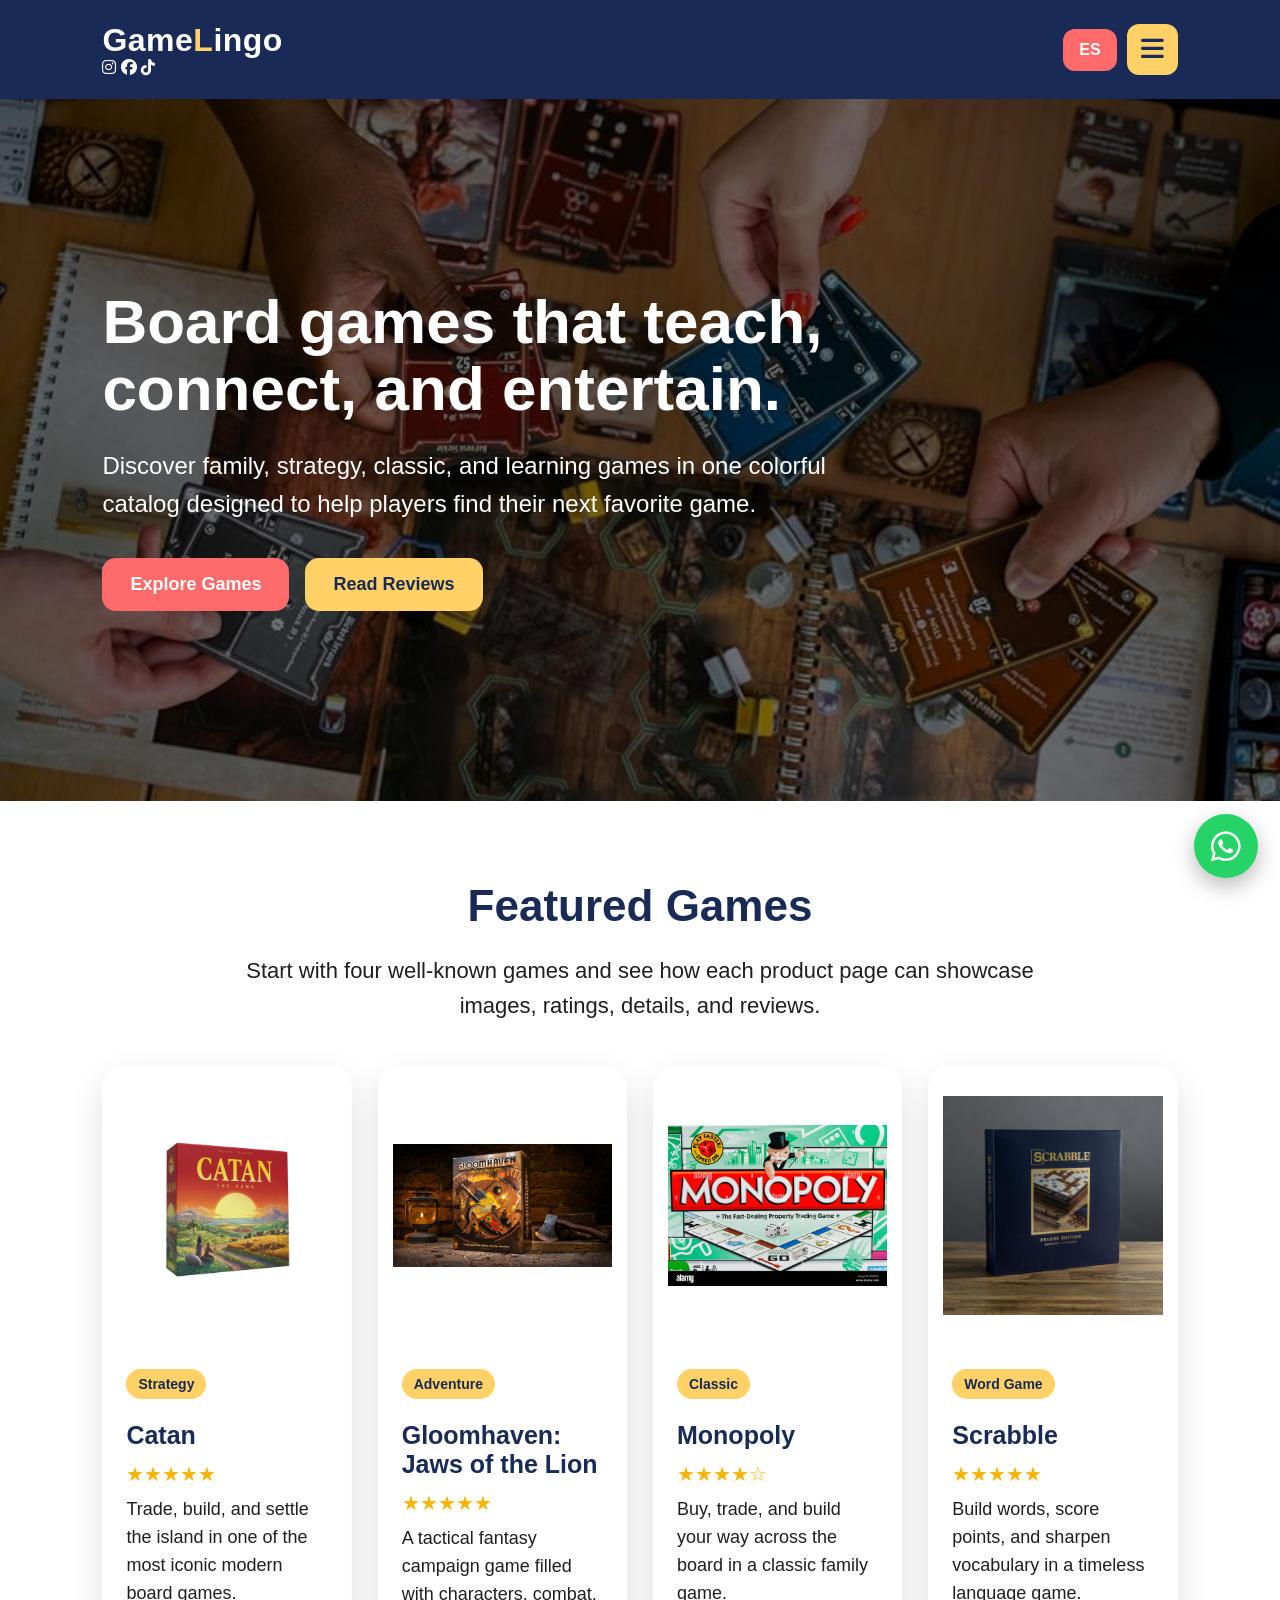
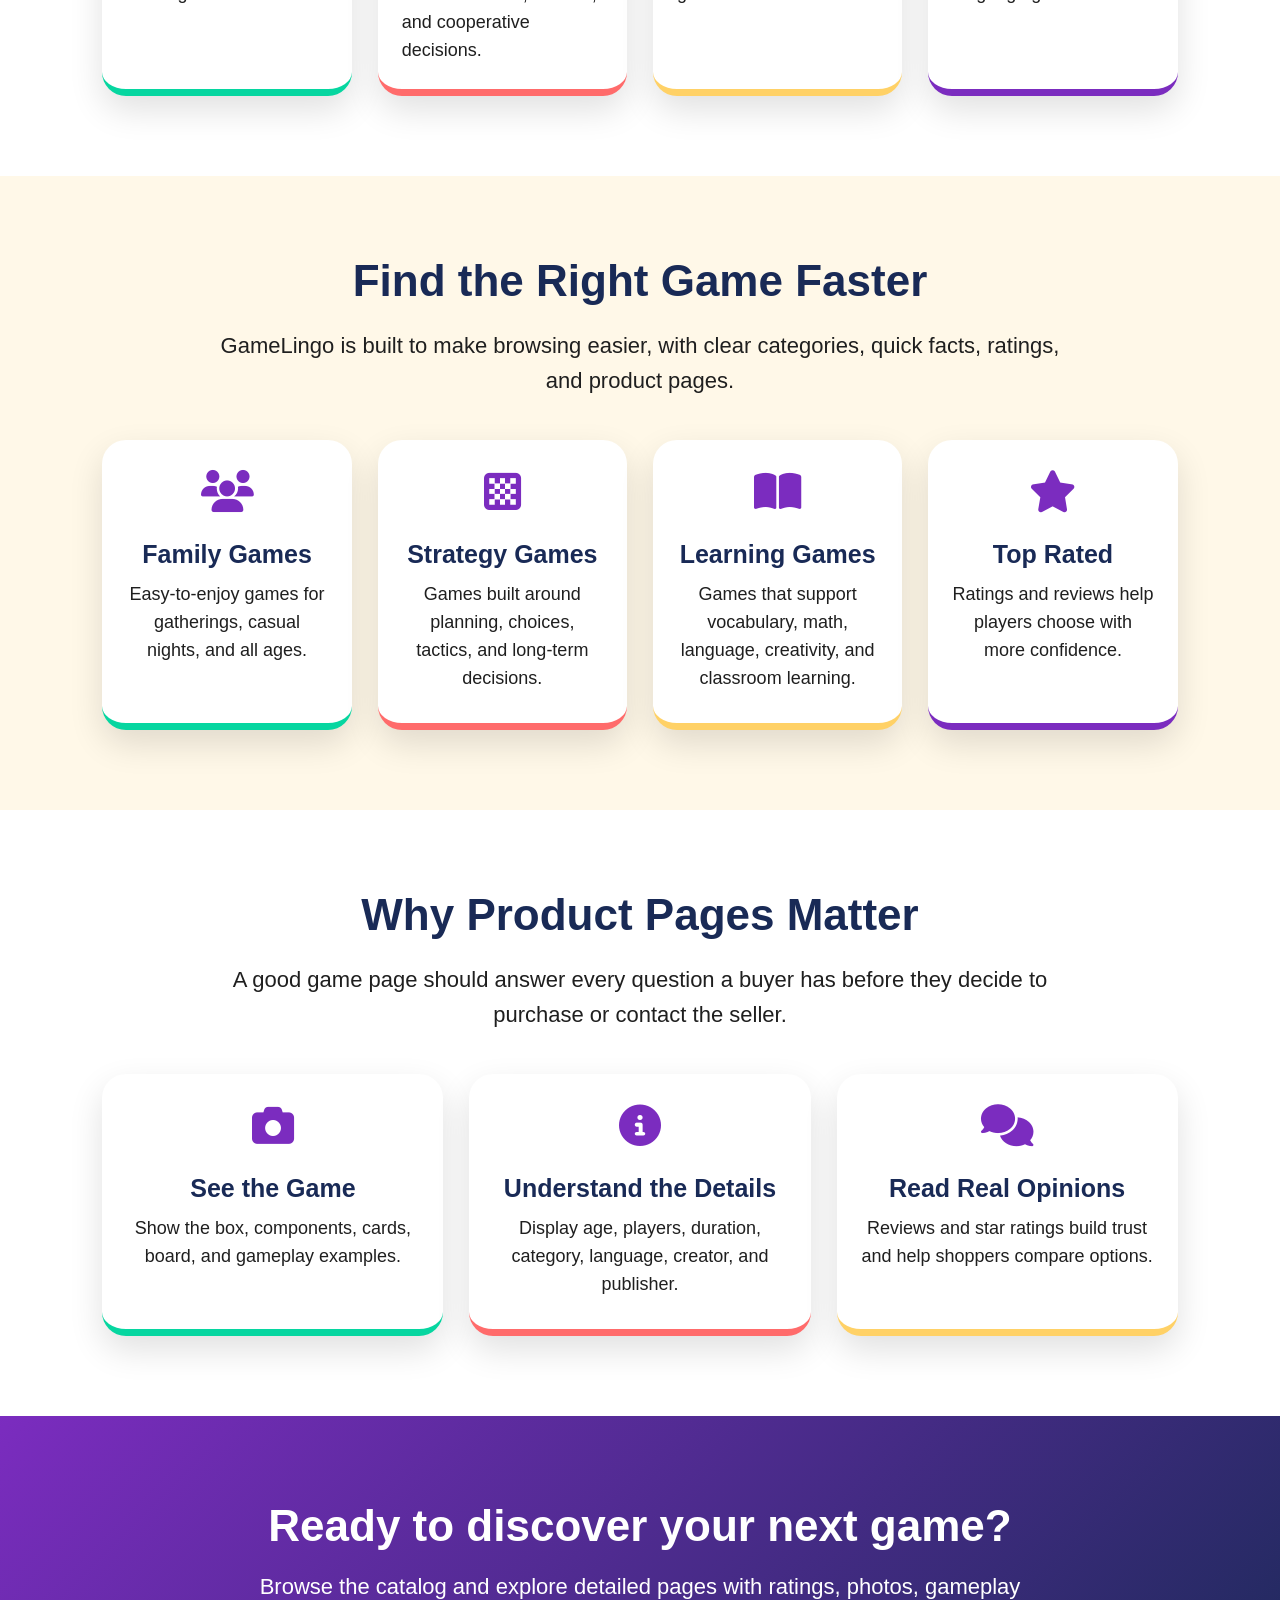
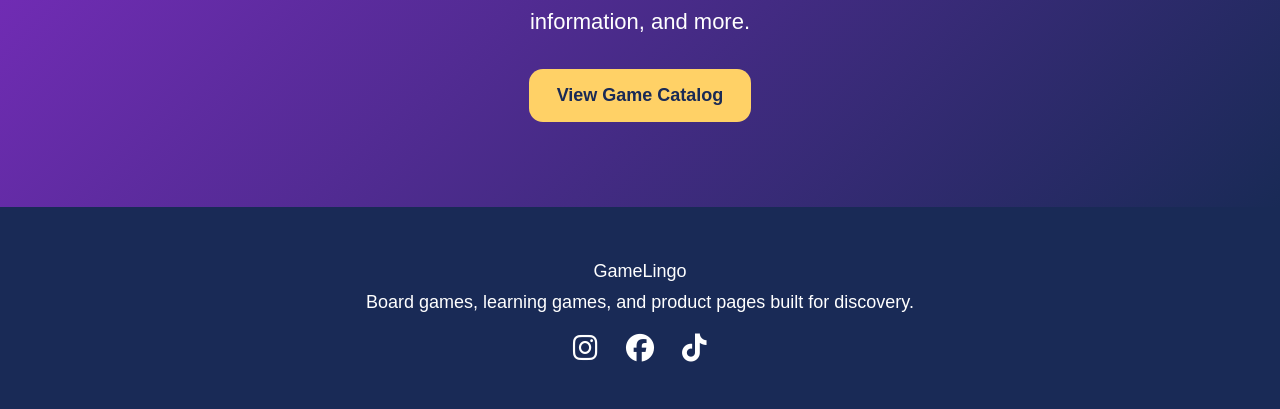
<file: index.html>
<!DOCTYPE html>
<html lang="en">
<head>

  <meta charset="UTF-8">
  <meta name="viewport" content="width=device-width, initial-scale=1.0">

  <title>GameLingo | Board Games & Learning Games</title>

  <link rel="stylesheet" href="style.css">

  <link rel="stylesheet"
  href="https://cdnjs.cloudflare.com/ajax/libs/font-awesome/6.5.1/css/all.min.css">

  <link rel="icon"
  href='data:image/svg+xml,<svg xmlns="http://www.w3.org/2000/svg" viewBox="0 0 100 100"><text y=".9em" font-size="90">🎲</text></svg>'>

</head>

<body>

<header>

  <nav>

    <div class="brand-area">

  <a href="index.html" class="logo">
    Game<span class="chip-letter">L</span>ingo
  </a>

  <div class="top-socials">
    <a href="#"><i class="fa-brands fa-instagram"></i></a>
    <a href="#"><i class="fa-brands fa-facebook"></i></a>
    <a href="#"><i class="fa-brands fa-tiktok"></i></a>
  </div>

</div>

    <div class="nav-actions">

      <button class="lang-toggle" id="languageButton" onclick="toggleLanguage()">ES</button>

      <button class="menu-toggle" onclick="toggleMenu()">
        <i class="fa-solid fa-bars"></i>
      </button>

    </div>

    <div class="nav-menu" id="navMenu">

      <a href="games.html"
         data-en="Games"
         data-es="Juegos">Games</a>

      <a href="reviews.html"
         data-en="Reviews"
         data-es="Reseñas">Reviews</a>

      <a href="about.html"
         data-en="About"
         data-es="Nosotros">About</a>

      <a href="contact.html"
         data-en="Contact"
         data-es="Contacto">Contact</a>

    </div>

  </nav>

</header>

<section class="hero hero-home">

  <div class="hero-content">

    <h1 data-en="Board games that teach, connect, and entertain."
        data-es="Juegos de mesa que enseñan, conectan y entretienen.">
      Board games that teach, connect, and entertain.
    </h1>

    <p data-en="Discover family, strategy, classic, and learning games in one colorful catalog designed to help players find their next favorite game."
       data-es="Descubre juegos familiares, de estrategia, clásicos y educativos en un catálogo colorido diseñado para ayudarte a encontrar tu próximo juego favorito.">
      Discover family, strategy, classic, and learning games in one colorful catalog designed to help players find their next favorite game.
    </p>

    <div class="btn-row">

      <a class="btn"
         href="games.html"
         data-en="Explore Games"
         data-es="Explorar Juegos">Explore Games</a>

      <a class="btn btn-secondary"
         href="reviews.html"
         data-en="Read Reviews"
         data-es="Ver Reseñas">Read Reviews</a>

    </div>

  </div>

</section>

<section class="section white">

  <h2 data-en="Featured Games"
      data-es="Juegos Destacados">
    Featured Games
  </h2>

  <p class="section-intro"
     data-en="Start with four well-known games and see how each product page can showcase images, ratings, details, and reviews."
     data-es="Comienza con cuatro juegos conocidos y mira cómo cada página puede mostrar imágenes, calificaciones, detalles y reseñas.">
    Start with four well-known games and see how each product page can showcase images, ratings, details, and reviews.
  </p>

  <div class="grid">

    <a href="game-catan.html" class="card game-card">

     <img src="images/CatanBoxFront.png" alt="Catan box front">

      <div class="game-card-content">

        <span class="badge"
              data-en="Strategy"
              data-es="Estrategia">Strategy</span>

        <h3>Catan</h3>

        <div class="stars">★★★★★</div>

        <p data-en="Trade, build, and settle the island in one of the most iconic modern board games."
           data-es="Intercambia, construye y coloniza la isla en uno de los juegos de mesa modernos más icónicos.">
          Trade, build, and settle the island in one of the most iconic modern board games.
        </p>

      </div>

    </a>

    <a href="game-gloomhaven.html" class="card game-card">

      <img src="images/GloomhavenBoxFront.jpeg" alt="Gloomhaven Jaws of the Lion box front">

      <div class="game-card-content">

        <span class="badge"
              data-en="Adventure"
              data-es="Aventura">Adventure</span>

        <h3>Gloomhaven: Jaws of the Lion</h3>

        <div class="stars">★★★★★</div>

        <p data-en="A tactical fantasy campaign game filled with characters, combat, and cooperative decisions."
           data-es="Un juego de campaña fantástica con tácticas, personajes, combate y decisiones cooperativas.">
          A tactical fantasy campaign game filled with characters, combat, and cooperative decisions.
        </p>

      </div>

    </a>

    <a href="game-monopoly.html" class="card game-card">

      <img src="images/MonopolyBoxFront.jpg" alt="Monopoly box front">

      <div class="game-card-content">

        <span class="badge"
              data-en="Classic"
              data-es="Clásico">Classic</span>

        <h3>Monopoly</h3>

        <div class="stars">★★★★☆</div>

        <p data-en="Buy, trade, and build your way across the board in a classic family game."
           data-es="Compra, negocia y construye tu camino por el tablero en un clásico juego familiar.">
          Buy, trade, and build your way across the board in a classic family game.
        </p>

      </div>

    </a>

    <a href="game-scrabble.html" class="card game-card">

      <img src="images/ScrabbleBoxFront.jpg" alt="Scrabble box front">

      <div class="game-card-content">

        <span class="badge"
              data-en="Word Game"
              data-es="Palabras">Word Game</span>

        <h3>Scrabble</h3>

        <div class="stars">★★★★★</div>

        <p data-en="Build words, score points, and sharpen vocabulary in a timeless language game."
           data-es="Forma palabras, suma puntos y mejora tu vocabulario en un juego de lenguaje clásico.">
          Build words, score points, and sharpen vocabulary in a timeless language game.
        </p>

      </div>

    </a>

  </div>

</section>

<section class="section">

  <h2 data-en="Find the Right Game Faster"
      data-es="Encuentra el Juego Ideal Más Rápido">
    Find the Right Game Faster
  </h2>

  <p class="section-intro"
     data-en="GameLingo is built to make browsing easier, with clear categories, quick facts, ratings, and product pages."
     data-es="GameLingo está diseñado para facilitar la búsqueda con categorías claras, datos rápidos, calificaciones y páginas individuales para cada producto.">
    GameLingo is built to make browsing easier, with clear categories, quick facts, ratings, and product pages.
  </p>

  <div class="grid grid-4">

    <div class="card">

      <i class="fa-solid fa-users"></i>

      <h3 data-en="Family Games"
          data-es="Juegos Familiares">Family Games</h3>

      <p data-en="Easy-to-enjoy games for gatherings, casual nights, and all ages."
         data-es="Juegos fáciles de disfrutar para reuniones, noches casuales y diferentes edades.">
        Easy-to-enjoy games for gatherings, casual nights, and all ages.
      </p>

    </div>

    <div class="card">

      <i class="fa-solid fa-chess-board"></i>

      <h3 data-en="Strategy Games"
          data-es="Juegos de Estrategia">Strategy Games</h3>

      <p data-en="Games built around planning, choices, tactics, and long-term decisions."
         data-es="Juegos basados en planificación, decisiones, tácticas y estrategia a largo plazo.">
        Games built around planning, choices, tactics, and long-term decisions.
      </p>

    </div>

    <div class="card">

      <i class="fa-solid fa-book-open"></i>

      <h3 data-en="Learning Games"
          data-es="Juegos Educativos">Learning Games</h3>

      <p data-en="Games that support vocabulary, math, language, creativity, and classroom learning."
         data-es="Juegos que apoyan vocabulario, matemáticas, idiomas, creatividad y aprendizaje en clase.">
        Games that support vocabulary, math, language, creativity, and classroom learning.
      </p>

    </div>

    <div class="card">

      <i class="fa-solid fa-star"></i>

      <h3 data-en="Top Rated"
          data-es="Mejor Calificados">Top Rated</h3>

      <p data-en="Ratings and reviews help players choose with more confidence."
         data-es="Las calificaciones y reseñas ayudan a elegir con más confianza.">
        Ratings and reviews help players choose with more confidence.
      </p>

    </div>

  </div>

</section>

<section class="section white">

  <h2 data-en="Why Product Pages Matter"
      data-es="Por Qué Importan las Páginas de Producto">
    Why Product Pages Matter
  </h2>

  <p class="section-intro"
     data-en="A good game page should answer every question a buyer has before they decide to purchase or contact the seller."
     data-es="Una buena página de juego debe responder las preguntas principales antes de que alguien decida comprar o contactar al vendedor.">
    A good game page should answer every question a buyer has before they decide to purchase or contact the seller.
  </p>

  <div class="grid grid-3">

    <div class="card">

      <i class="fa-solid fa-camera"></i>

      <h3 data-en="See the Game"
          data-es="Ver el Juego">See the Game</h3>

      <p data-en="Show the box, components, cards, board, and gameplay examples."
         data-es="Muestra la caja, componentes, cartas, tablero y ejemplos de juego.">
        Show the box, components, cards, board, and gameplay examples.
      </p>

    </div>

    <div class="card">

      <i class="fa-solid fa-circle-info"></i>

      <h3 data-en="Understand the Details"
          data-es="Entender los Detalles">Understand the Details</h3>

      <p data-en="Display age, players, duration, category, language, creator, and publisher."
         data-es="Muestra edad, jugadores, duración, categoría, idioma, creador y editorial.">
        Display age, players, duration, category, language, creator, and publisher.
      </p>

    </div>

    <div class="card">

      <i class="fa-solid fa-comments"></i>

      <h3 data-en="Read Real Opinions"
          data-es="Leer Opiniones">Read Real Opinions</h3>

      <p data-en="Reviews and star ratings build trust and help shoppers compare options."
         data-es="Las reseñas y calificaciones generan confianza y ayudan a comparar opciones.">
        Reviews and star ratings build trust and help shoppers compare options.
      </p>

    </div>

  </div>

</section>

<section class="cta-section">

  <h2 data-en="Ready to discover your next game?"
      data-es="¿Listo para descubrir tu próximo juego?">
    Ready to discover your next game?
  </h2>

  <p data-en="Browse the catalog and explore detailed pages with ratings, photos, gameplay information, and more."
     data-es="Explora el catálogo y revisa páginas detalladas con calificaciones, fotos, información de juego y más.">
    Browse the catalog and explore detailed pages with ratings, photos, gameplay information, and more.
  </p>

  <a class="btn btn-secondary"
     href="games.html"
     data-en="View Game Catalog"
     data-es="Ver Catálogo de Juegos">View Game Catalog</a>

</section>

<footer>

  <p>GameLingo</p>

  <p data-en="Board games, learning games, and product pages built for discovery."
     data-es="Juegos de mesa, juegos educativos y páginas de producto diseñadas para descubrir.">
    Board games, learning games, and product pages built for discovery.
  </p>

  <div class="footer-socials">

    <a href="#"><i class="fa-brands fa-instagram"></i></a>
    <a href="#"><i class="fa-brands fa-facebook"></i></a>
    <a href="#"><i class="fa-brands fa-tiktok"></i></a>

  </div>

</footer>

<a class="floating-whatsapp" href="#">
  <i class="fa-brands fa-whatsapp"></i>
</a>

<script src="script.js"></script>

</body>
</html>
</file>
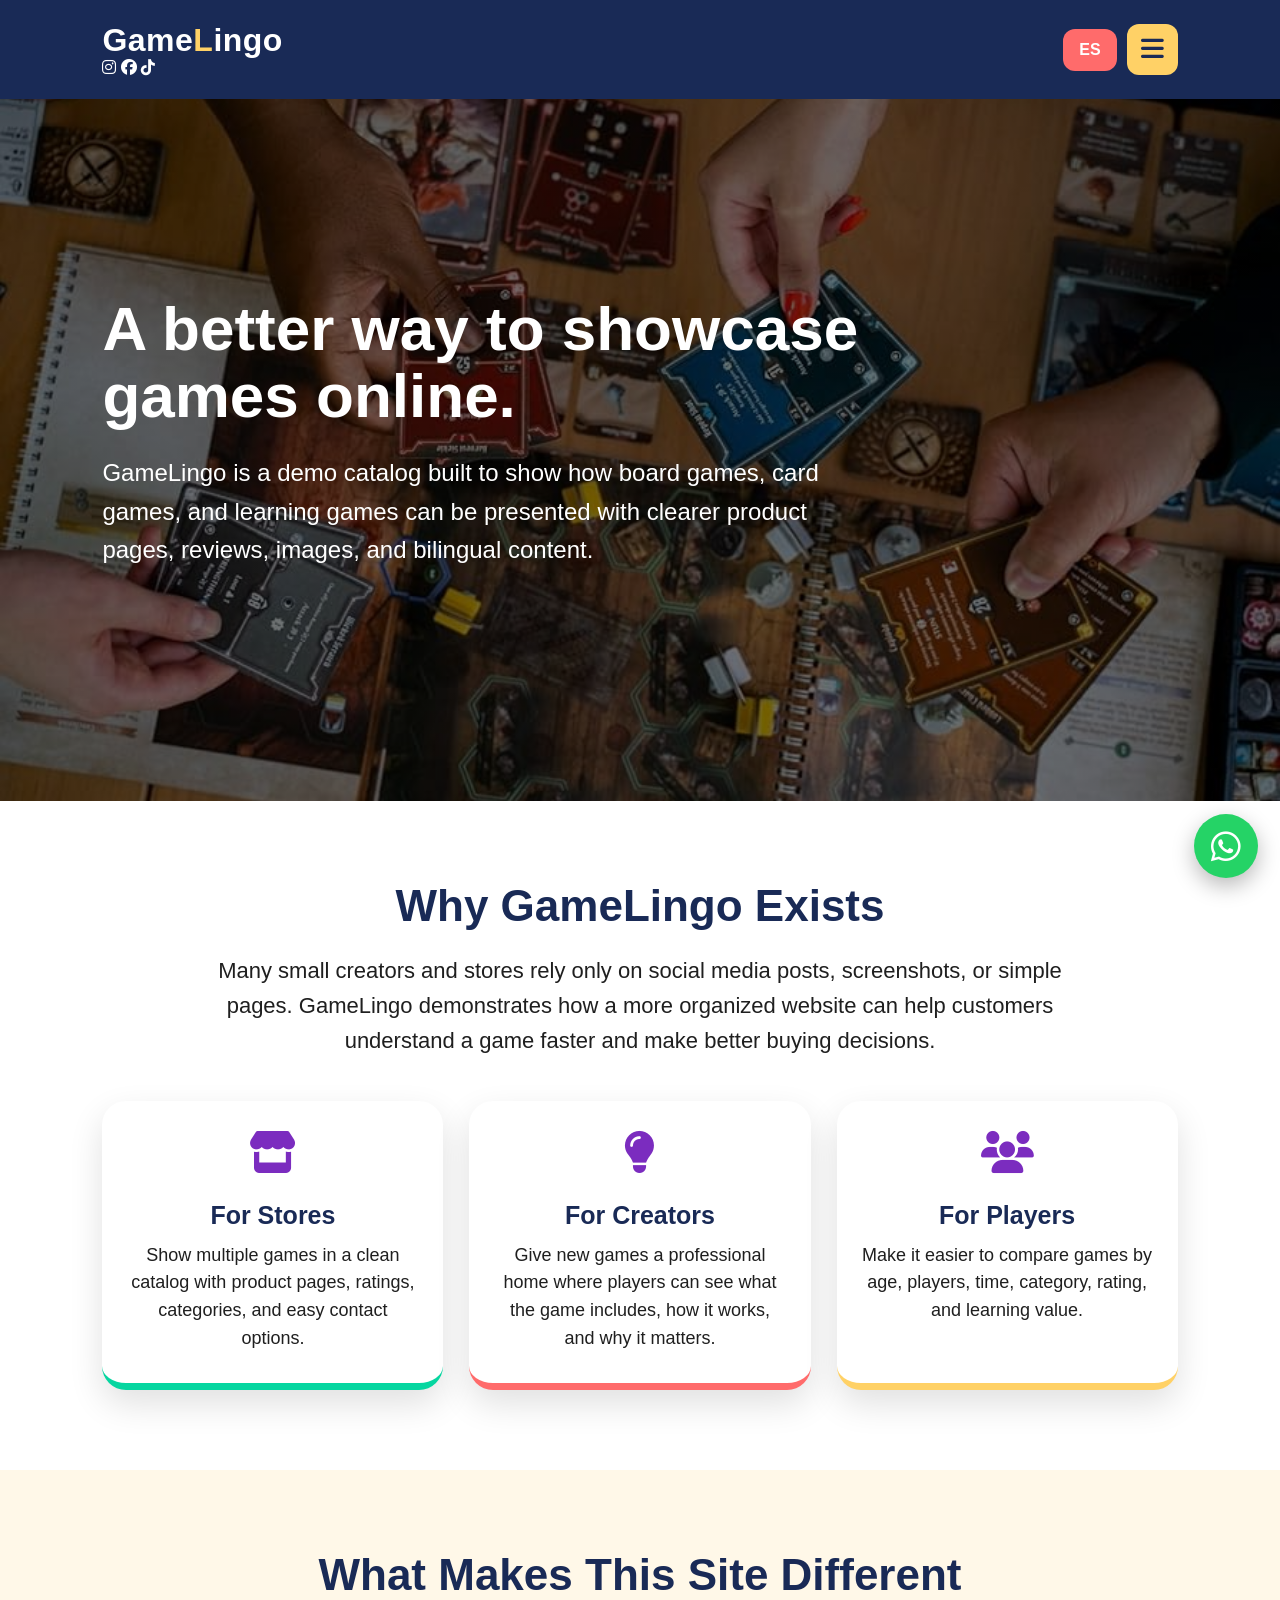
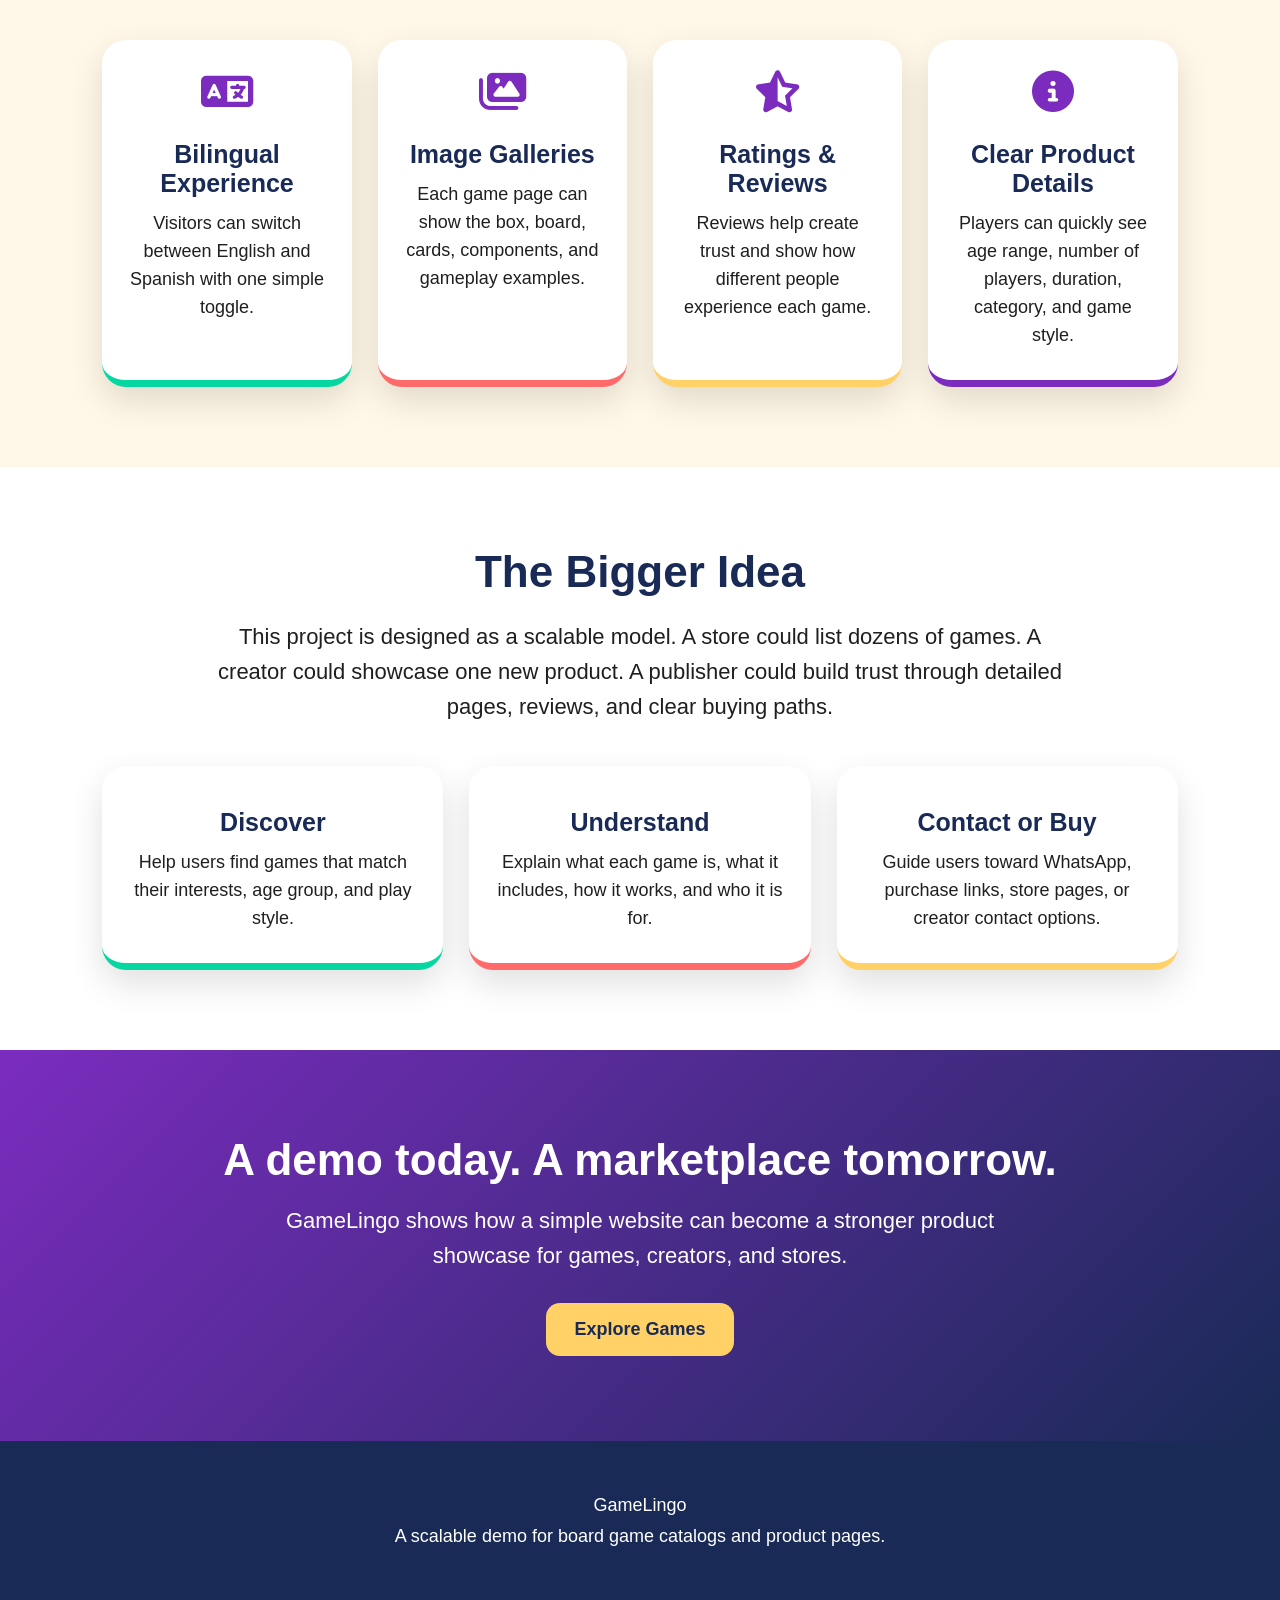
<file: about.html>
<!DOCTYPE html>
<html lang="en">
<head>

  <meta charset="UTF-8">
  <meta name="viewport" content="width=device-width, initial-scale=1.0">

  <title>About | GameLingo</title>

  <link rel="stylesheet" href="style.css">

  <link rel="stylesheet"
  href="https://cdnjs.cloudflare.com/ajax/libs/font-awesome/6.5.1/css/all.min.css">

  <link rel="icon"
  href='data:image/svg+xml,<svg xmlns="http://www.w3.org/2000/svg" viewBox="0 0 100 100"><text y=".9em" font-size="90">🎲</text></svg>'>

</head>

<body>

<header>

  <nav>

   <div class="brand-area">

  <a href="index.html" class="logo">
    Game<span class="chip-letter">L</span>ingo
  </a>

  <div class="top-socials">
    <a href="#"><i class="fa-brands fa-instagram"></i></a>
    <a href="#"><i class="fa-brands fa-facebook"></i></a>
    <a href="#"><i class="fa-brands fa-tiktok"></i></a>
  </div>

</div>

    <div class="nav-actions">

      <button class="lang-toggle" id="languageButton" onclick="toggleLanguage()">ES</button>

      <button class="menu-toggle" onclick="toggleMenu()">
        <i class="fa-solid fa-bars"></i>
      </button>

    </div>

    <div class="nav-menu" id="navMenu">

      <a href="games.html" data-en="Games" data-es="Juegos">Games</a>
      <a href="reviews.html" data-en="Reviews" data-es="Reseñas">Reviews</a>
      <a href="about.html" data-en="About" data-es="Nosotros">About</a>
      <a href="contact.html" data-en="Contact" data-es="Contacto">Contact</a>

    </div>

  </nav>

</header>

<section class="hero hero-about">

  <div class="hero-content">

    <h1 data-en="A better way to showcase games online."
        data-es="Una mejor forma de mostrar juegos en internet.">
      A better way to showcase games online.
    </h1>

    <p data-en="GameLingo is a demo catalog built to show how board games, card games, and learning games can be presented with clearer product pages, reviews, images, and bilingual content."
       data-es="GameLingo es un catálogo demo creado para mostrar cómo los juegos de mesa, cartas y juegos educativos pueden presentarse con páginas más claras, reseñas, imágenes y contenido bilingüe.">
      GameLingo is a demo catalog built to show how board games, card games, and learning games can be presented with clearer product pages, reviews, images, and bilingual content.
    </p>

  </div>

</section>

<section class="section white">

  <h2 data-en="Why GameLingo Exists"
      data-es="Por Qué Existe GameLingo">
    Why GameLingo Exists
  </h2>

  <p class="section-intro"
     data-en="Many small creators and stores rely only on social media posts, screenshots, or simple pages. GameLingo demonstrates how a more organized website can help customers understand a game faster and make better buying decisions."
     data-es="Muchos creadores y tiendas pequeñas dependen solo de redes sociales, capturas o páginas simples. GameLingo demuestra cómo un sitio más organizado puede ayudar a los clientes a entender un juego más rápido y tomar mejores decisiones de compra.">
    Many small creators and stores rely only on social media posts, screenshots, or simple pages. GameLingo demonstrates how a more organized website can help customers understand a game faster and make better buying decisions.
  </p>

  <div class="grid grid-3">

    <div class="card">

      <i class="fa-solid fa-store"></i>

      <h3 data-en="For Stores"
          data-es="Para Tiendas">
        For Stores
      </h3>

      <p data-en="Show multiple games in a clean catalog with product pages, ratings, categories, and easy contact options."
         data-es="Muestra varios juegos en un catálogo limpio con páginas de producto, calificaciones, categorías y opciones fáciles de contacto.">
        Show multiple games in a clean catalog with product pages, ratings, categories, and easy contact options.
      </p>

    </div>

    <div class="card">

      <i class="fa-solid fa-lightbulb"></i>

      <h3 data-en="For Creators"
          data-es="Para Creadores">
        For Creators
      </h3>

      <p data-en="Give new games a professional home where players can see what the game includes, how it works, and why it matters."
         data-es="Dale a nuevos juegos un espacio profesional donde los jugadores puedan ver qué incluye, cómo funciona y por qué vale la pena.">
        Give new games a professional home where players can see what the game includes, how it works, and why it matters.
      </p>

    </div>

    <div class="card">

      <i class="fa-solid fa-users"></i>

      <h3 data-en="For Players"
          data-es="Para Jugadores">
        For Players
      </h3>

      <p data-en="Make it easier to compare games by age, players, time, category, rating, and learning value."
         data-es="Facilita comparar juegos por edad, jugadores, duración, categoría, calificación y valor educativo.">
        Make it easier to compare games by age, players, time, category, rating, and learning value.
      </p>

    </div>

  </div>

</section>

<section class="section">

  <h2 data-en="What Makes This Site Different"
      data-es="Qué Hace Diferente Este Sitio">
    What Makes This Site Different
  </h2>

  <div class="grid">

    <div class="card">

      <i class="fa-solid fa-language"></i>

      <h3 data-en="Bilingual Experience"
          data-es="Experiencia Bilingüe">
        Bilingual Experience
      </h3>

      <p data-en="Visitors can switch between English and Spanish with one simple toggle."
         data-es="Los visitantes pueden cambiar entre inglés y español con un botón sencillo.">
        Visitors can switch between English and Spanish with one simple toggle.
      </p>

    </div>

    <div class="card">

      <i class="fa-solid fa-images"></i>

      <h3 data-en="Image Galleries"
          data-es="Galerías de Imágenes">
        Image Galleries
      </h3>

      <p data-en="Each game page can show the box, board, cards, components, and gameplay examples."
         data-es="Cada página puede mostrar la caja, tablero, cartas, componentes y ejemplos de juego.">
        Each game page can show the box, board, cards, components, and gameplay examples.
      </p>

    </div>

    <div class="card">

      <i class="fa-solid fa-star-half-stroke"></i>

      <h3 data-en="Ratings & Reviews"
          data-es="Calificaciones y Reseñas">
        Ratings & Reviews
      </h3>

      <p data-en="Reviews help create trust and show how different people experience each game."
         data-es="Las reseñas ayudan a generar confianza y mostrar cómo diferentes personas viven cada juego.">
        Reviews help create trust and show how different people experience each game.
      </p>

    </div>

    <div class="card">

      <i class="fa-solid fa-circle-info"></i>

      <h3 data-en="Clear Product Details"
          data-es="Detalles Claros">
        Clear Product Details
      </h3>

      <p data-en="Players can quickly see age range, number of players, duration, category, and game style."
         data-es="Los jugadores pueden ver rápidamente edad, número de jugadores, duración, categoría y estilo de juego.">
        Players can quickly see age range, number of players, duration, category, and game style.
      </p>

    </div>

  </div>

</section>

<section class="section white">

  <h2 data-en="The Bigger Idea"
      data-es="La Idea Principal">
    The Bigger Idea
  </h2>

  <p class="section-intro"
     data-en="This project is designed as a scalable model. A store could list dozens of games. A creator could showcase one new product. A publisher could build trust through detailed pages, reviews, and clear buying paths."
     data-es="Este proyecto está diseñado como un modelo escalable. Una tienda podría listar docenas de juegos. Un creador podría mostrar un producto nuevo. Una editorial podría generar confianza con páginas detalladas, reseñas y caminos claros de compra.">
    This project is designed as a scalable model. A store could list dozens of games. A creator could showcase one new product. A publisher could build trust through detailed pages, reviews, and clear buying paths.
  </p>

  <div class="grid grid-3">

    <div class="card">

      <h3 data-en="Discover"
          data-es="Descubrir">
        Discover
      </h3>

      <p data-en="Help users find games that match their interests, age group, and play style."
         data-es="Ayuda a los usuarios a encontrar juegos que coincidan con sus intereses, edad y estilo de juego.">
        Help users find games that match their interests, age group, and play style.
      </p>

    </div>

    <div class="card">

      <h3 data-en="Understand"
          data-es="Entender">
        Understand
      </h3>

      <p data-en="Explain what each game is, what it includes, how it works, and who it is for."
         data-es="Explica qué es cada juego, qué incluye, cómo funciona y para quién está diseñado.">
        Explain what each game is, what it includes, how it works, and who it is for.
      </p>

    </div>

    <div class="card">

      <h3 data-en="Contact or Buy"
          data-es="Contactar o Comprar">
        Contact or Buy
      </h3>

      <p data-en="Guide users toward WhatsApp, purchase links, store pages, or creator contact options."
         data-es="Guía a los usuarios hacia WhatsApp, enlaces de compra, tiendas o contacto con creadores.">
        Guide users toward WhatsApp, purchase links, store pages, or creator contact options.
      </p>

    </div>

  </div>

</section>

<section class="cta-section">

  <h2 data-en="A demo today. A marketplace tomorrow."
      data-es="Un demo hoy. Un marketplace mañana.">
    A demo today. A marketplace tomorrow.
  </h2>

  <p data-en="GameLingo shows how a simple website can become a stronger product showcase for games, creators, and stores."
     data-es="GameLingo muestra cómo un sitio sencillo puede convertirse en una vitrina más fuerte para juegos, creadores y tiendas.">
    GameLingo shows how a simple website can become a stronger product showcase for games, creators, and stores.
  </p>

  <a class="btn btn-secondary"
     href="games.html"
     data-en="Explore Games"
     data-es="Explorar Juegos">
    Explore Games
  </a>

</section>

<footer>

  <p>GameLingo</p>

  <p data-en="A scalable demo for board game catalogs and product pages."
     data-es="Un demo escalable para catálogos de juegos de mesa y páginas de producto.">
    A scalable demo for board game catalogs and product pages.
  </p>

</footer>

<a class="floating-whatsapp" href="#">
  <i class="fa-brands fa-whatsapp"></i>
</a>

<script src="script.js"></script>

</body>
</html>
</file>
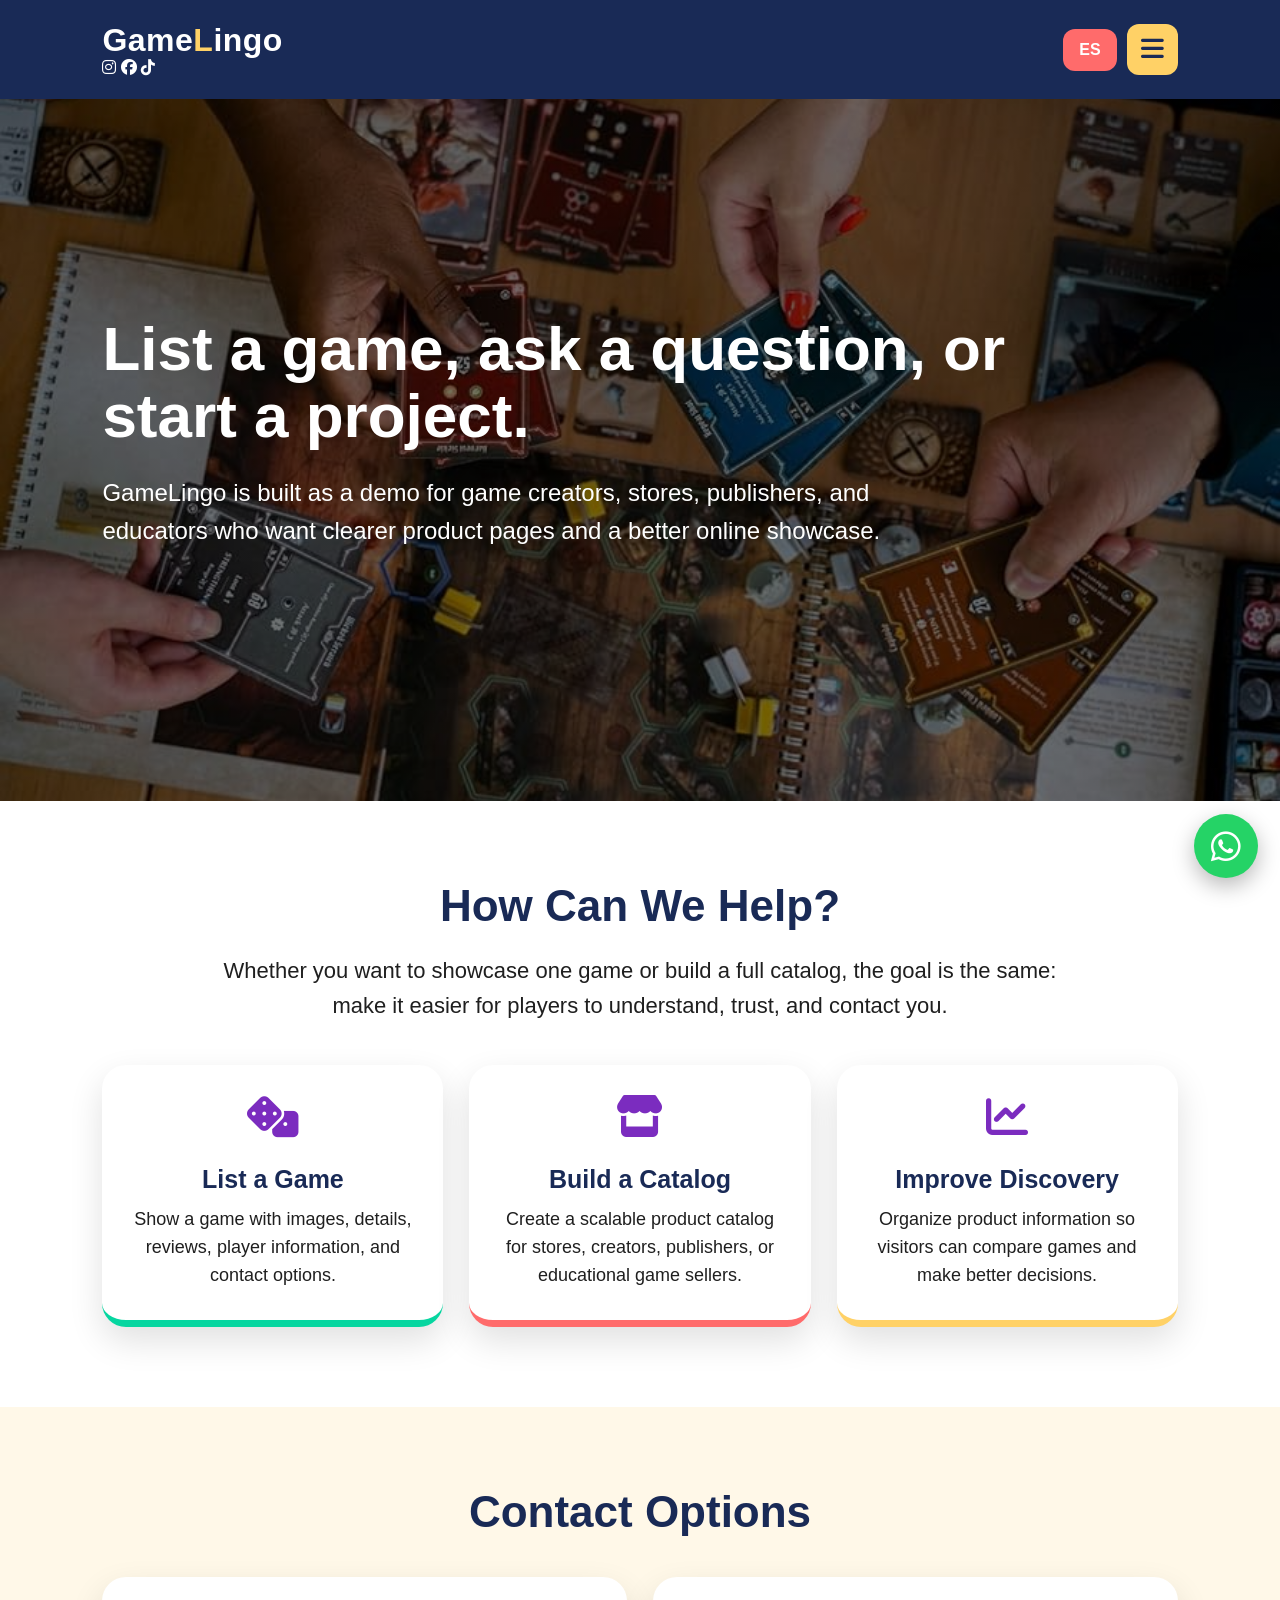
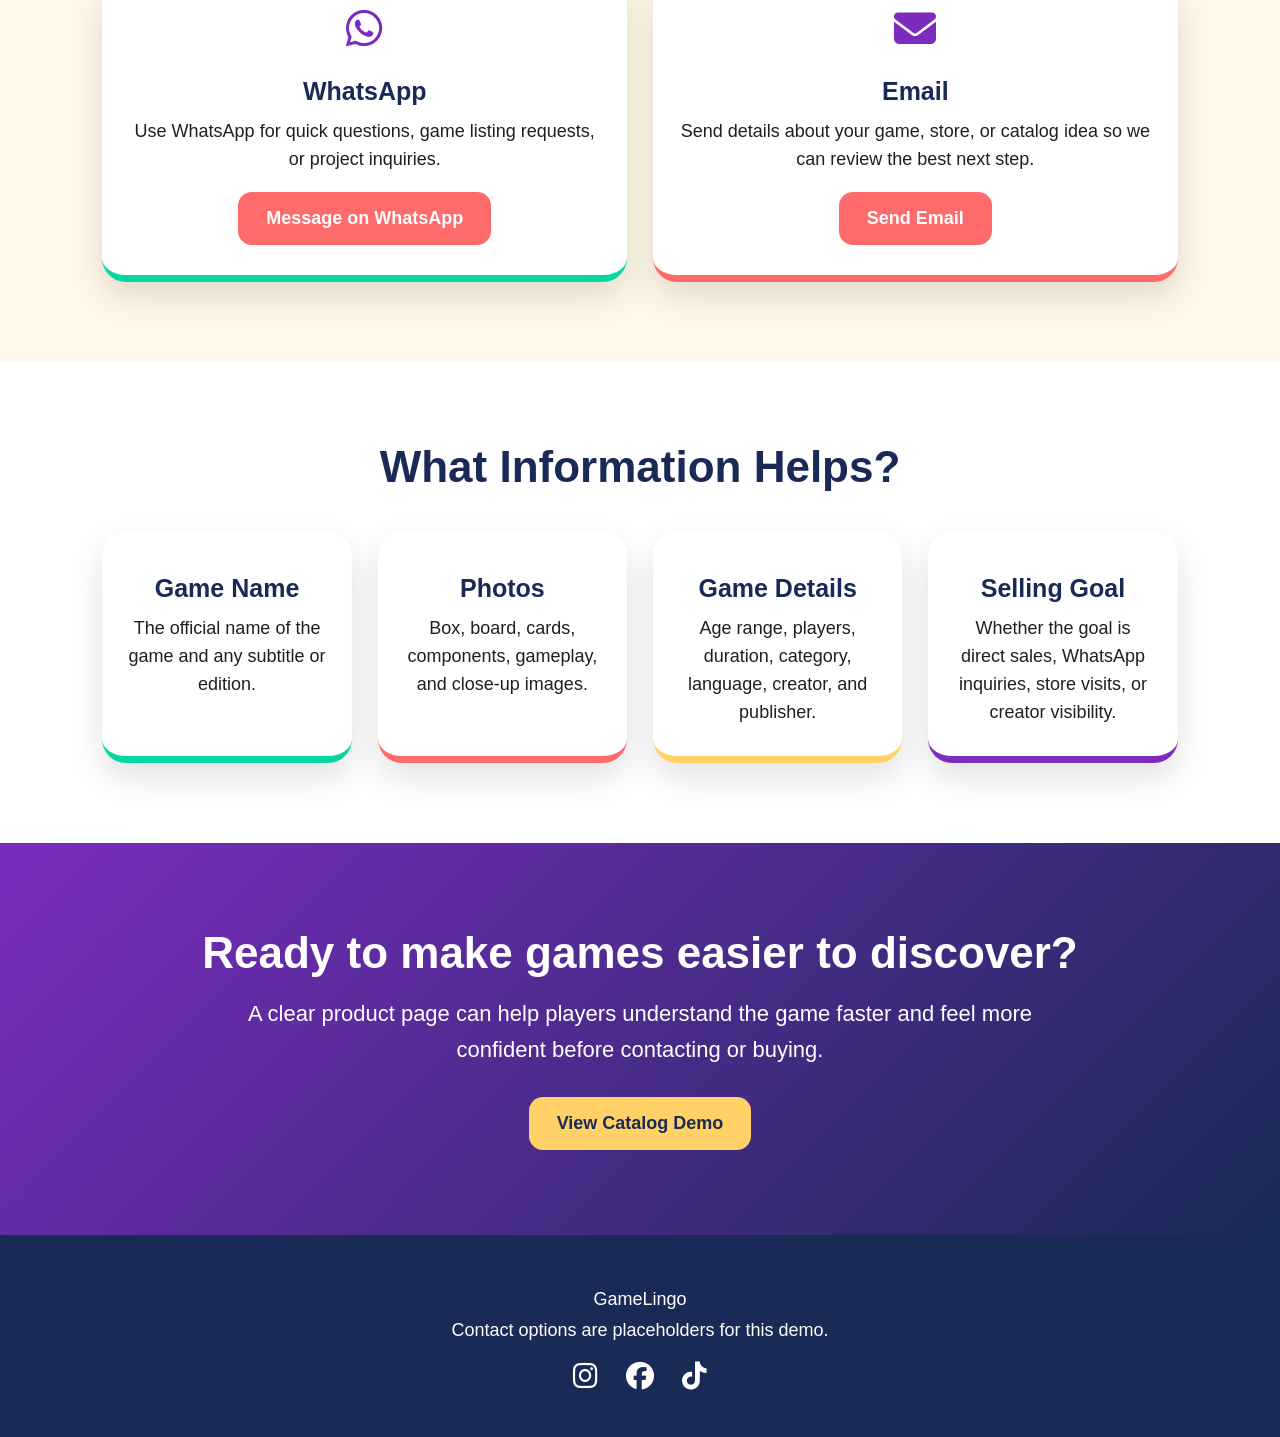
<file: contact.html>
<!DOCTYPE html>
<html lang="en">
<head>

  <meta charset="UTF-8">
  <meta name="viewport" content="width=device-width, initial-scale=1.0">

  <title>Contact | GameLingo</title>

  <link rel="stylesheet" href="style.css">

  <link rel="stylesheet"
  href="https://cdnjs.cloudflare.com/ajax/libs/font-awesome/6.5.1/css/all.min.css">

  <link rel="icon"
  href='data:image/svg+xml,<svg xmlns="http://www.w3.org/2000/svg" viewBox="0 0 100 100"><text y=".9em" font-size="90">🎲</text></svg>'>

</head>

<body>

<header>

  <nav>

    <div class="brand-area">

  <a href="index.html" class="logo">
    Game<span class="chip-letter">L</span>ingo
  </a>

  <div class="top-socials">
    <a href="#"><i class="fa-brands fa-instagram"></i></a>
    <a href="#"><i class="fa-brands fa-facebook"></i></a>
    <a href="#"><i class="fa-brands fa-tiktok"></i></a>
  </div>

</div>

    <div class="nav-actions">

      <button class="lang-toggle" id="languageButton" onclick="toggleLanguage()">ES</button>

      <button class="menu-toggle" onclick="toggleMenu()">
        <i class="fa-solid fa-bars"></i>
      </button>

    </div>

    <div class="nav-menu" id="navMenu">

      <a href="games.html" data-en="Games" data-es="Juegos">Games</a>
      <a href="reviews.html" data-en="Reviews" data-es="Reseñas">Reviews</a>
      <a href="about.html" data-en="About" data-es="Nosotros">About</a>
      <a href="contact.html" data-en="Contact" data-es="Contacto">Contact</a>

    </div>

  </nav>

</header>

<section class="hero hero-contact">

  <div class="hero-content">

    <h1 data-en="List a game, ask a question, or start a project."
        data-es="Publica un juego, haz una pregunta o empieza un proyecto.">
      List a game, ask a question, or start a project.
    </h1>

    <p data-en="GameLingo is built as a demo for game creators, stores, publishers, and educators who want clearer product pages and a better online showcase."
       data-es="GameLingo está creado como demo para creadores, tiendas, editoriales y educadores que quieren páginas de producto más claras y una mejor vitrina online.">
      GameLingo is built as a demo for game creators, stores, publishers, and educators who want clearer product pages and a better online showcase.
    </p>

  </div>

</section>

<section class="section white">

  <h2 data-en="How Can We Help?"
      data-es="¿Cómo Podemos Ayudarte?">
    How Can We Help?
  </h2>

  <p class="section-intro"
     data-en="Whether you want to showcase one game or build a full catalog, the goal is the same: make it easier for players to understand, trust, and contact you."
     data-es="Ya sea que quieras mostrar un juego o crear un catálogo completo, el objetivo es el mismo: hacer que sea más fácil para los jugadores entender, confiar y contactarte.">
    Whether you want to showcase one game or build a full catalog, the goal is the same: make it easier for players to understand, trust, and contact you.
  </p>

  <div class="grid grid-3">

    <div class="card">

      <i class="fa-solid fa-dice"></i>

      <h3 data-en="List a Game"
          data-es="Publicar un Juego">
        List a Game
      </h3>

      <p data-en="Show a game with images, details, reviews, player information, and contact options."
         data-es="Muestra un juego con imágenes, detalles, reseñas, información para jugadores y opciones de contacto.">
        Show a game with images, details, reviews, player information, and contact options.
      </p>

    </div>

    <div class="card">

      <i class="fa-solid fa-store"></i>

      <h3 data-en="Build a Catalog"
          data-es="Crear un Catálogo">
        Build a Catalog
      </h3>

      <p data-en="Create a scalable product catalog for stores, creators, publishers, or educational game sellers."
         data-es="Crea un catálogo escalable para tiendas, creadores, editoriales o vendedores de juegos educativos.">
        Create a scalable product catalog for stores, creators, publishers, or educational game sellers.
      </p>

    </div>

    <div class="card">

      <i class="fa-solid fa-chart-line"></i>

      <h3 data-en="Improve Discovery"
          data-es="Mejorar Visibilidad">
        Improve Discovery
      </h3>

      <p data-en="Organize product information so visitors can compare games and make better decisions."
         data-es="Organiza la información de productos para que los visitantes comparen juegos y tomen mejores decisiones.">
        Organize product information so visitors can compare games and make better decisions.
      </p>

    </div>

  </div>

</section>

<section class="section">

  <h2 data-en="Contact Options"
      data-es="Opciones de Contacto">
    Contact Options
  </h2>

  <div class="grid grid-2">

    <div class="card">

      <i class="fa-brands fa-whatsapp"></i>

      <h3>WhatsApp</h3>

      <p data-en="Use WhatsApp for quick questions, game listing requests, or project inquiries."
         data-es="Usa WhatsApp para preguntas rápidas, solicitudes para publicar juegos o consultas de proyecto.">
        Use WhatsApp for quick questions, game listing requests, or project inquiries.
      </p>

      <br>

      <a class="btn" href="#"
         data-en="Message on WhatsApp"
         data-es="Enviar Mensaje por WhatsApp">
        Message on WhatsApp
      </a>

    </div>

    <div class="card">

      <i class="fa-solid fa-envelope"></i>

      <h3 data-en="Email"
          data-es="Correo">
        Email
      </h3>

      <p data-en="Send details about your game, store, or catalog idea so we can review the best next step."
         data-es="Envía detalles sobre tu juego, tienda o idea de catálogo para revisar el mejor siguiente paso.">
        Send details about your game, store, or catalog idea so we can review the best next step.
      </p>

      <br>

      <a class="btn" href="mailto:hello@gamelingo.example"
         data-en="Send Email"
         data-es="Enviar Correo">
        Send Email
      </a>

    </div>

  </div>

</section>

<section class="section white">

  <h2 data-en="What Information Helps?"
      data-es="¿Qué Información Ayuda?">
    What Information Helps?
  </h2>

  <div class="grid">

    <div class="card">

      <h3 data-en="Game Name"
          data-es="Nombre del Juego">
        Game Name
      </h3>

      <p data-en="The official name of the game and any subtitle or edition."
         data-es="El nombre oficial del juego y cualquier subtítulo o edición.">
        The official name of the game and any subtitle or edition.
      </p>

    </div>

    <div class="card">

      <h3 data-en="Photos"
          data-es="Fotos">
        Photos
      </h3>

      <p data-en="Box, board, cards, components, gameplay, and close-up images."
         data-es="Caja, tablero, cartas, componentes, partidas y fotos de detalle.">
        Box, board, cards, components, gameplay, and close-up images.
      </p>

    </div>

    <div class="card">

      <h3 data-en="Game Details"
          data-es="Detalles del Juego">
        Game Details
      </h3>

      <p data-en="Age range, players, duration, category, language, creator, and publisher."
         data-es="Edad, jugadores, duración, categoría, idioma, creador y editorial.">
        Age range, players, duration, category, language, creator, and publisher.
      </p>

    </div>

    <div class="card">

      <h3 data-en="Selling Goal"
          data-es="Objetivo de Venta">
        Selling Goal
      </h3>

      <p data-en="Whether the goal is direct sales, WhatsApp inquiries, store visits, or creator visibility."
         data-es="Si el objetivo es venta directa, consultas por WhatsApp, visitas a tienda o visibilidad del creador.">
        Whether the goal is direct sales, WhatsApp inquiries, store visits, or creator visibility.
      </p>

    </div>

  </div>

</section>

<section class="cta-section">

  <h2 data-en="Ready to make games easier to discover?"
      data-es="¿Listo para hacer que tus juegos sean más fáciles de descubrir?">
    Ready to make games easier to discover?
  </h2>

  <p data-en="A clear product page can help players understand the game faster and feel more confident before contacting or buying."
     data-es="Una página de producto clara puede ayudar a los jugadores a entender el juego más rápido y sentirse más seguros antes de contactar o comprar.">
    A clear product page can help players understand the game faster and feel more confident before contacting or buying.
  </p>

  <a class="btn btn-secondary"
     href="games.html"
     data-en="View Catalog Demo"
     data-es="Ver Demo del Catálogo">
    View Catalog Demo
  </a>

</section>

<footer>

  <p>GameLingo</p>

  <p data-en="Contact options are placeholders for this demo."
     data-es="Las opciones de contacto son de muestra para este demo.">
    Contact options are placeholders for this demo.
  </p>

  <div class="footer-socials">

    <a href="#"><i class="fa-brands fa-instagram"></i></a>
    <a href="#"><i class="fa-brands fa-facebook"></i></a>
    <a href="#"><i class="fa-brands fa-tiktok"></i></a>

  </div>

</footer>

<a class="floating-whatsapp" href="#">
  <i class="fa-brands fa-whatsapp"></i>
</a>

<script src="script.js"></script>

</body>
</html>
</file>
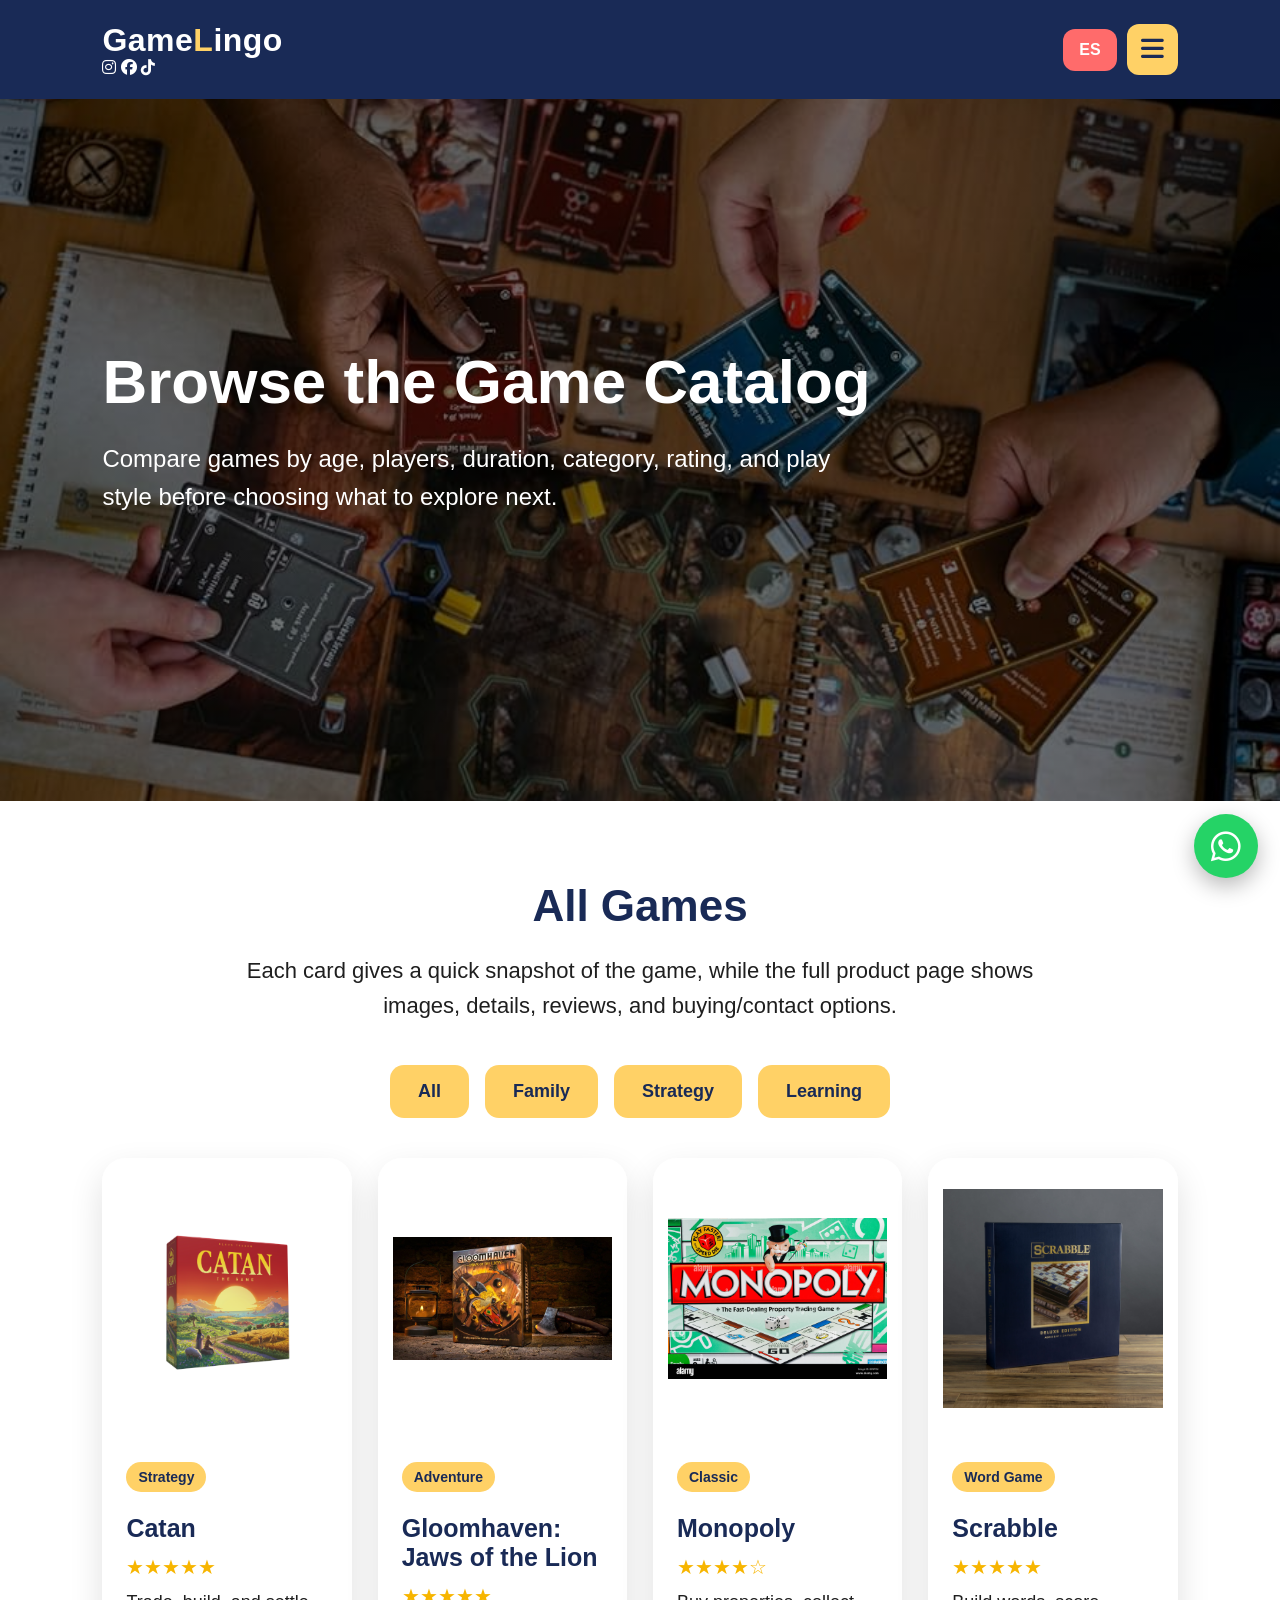
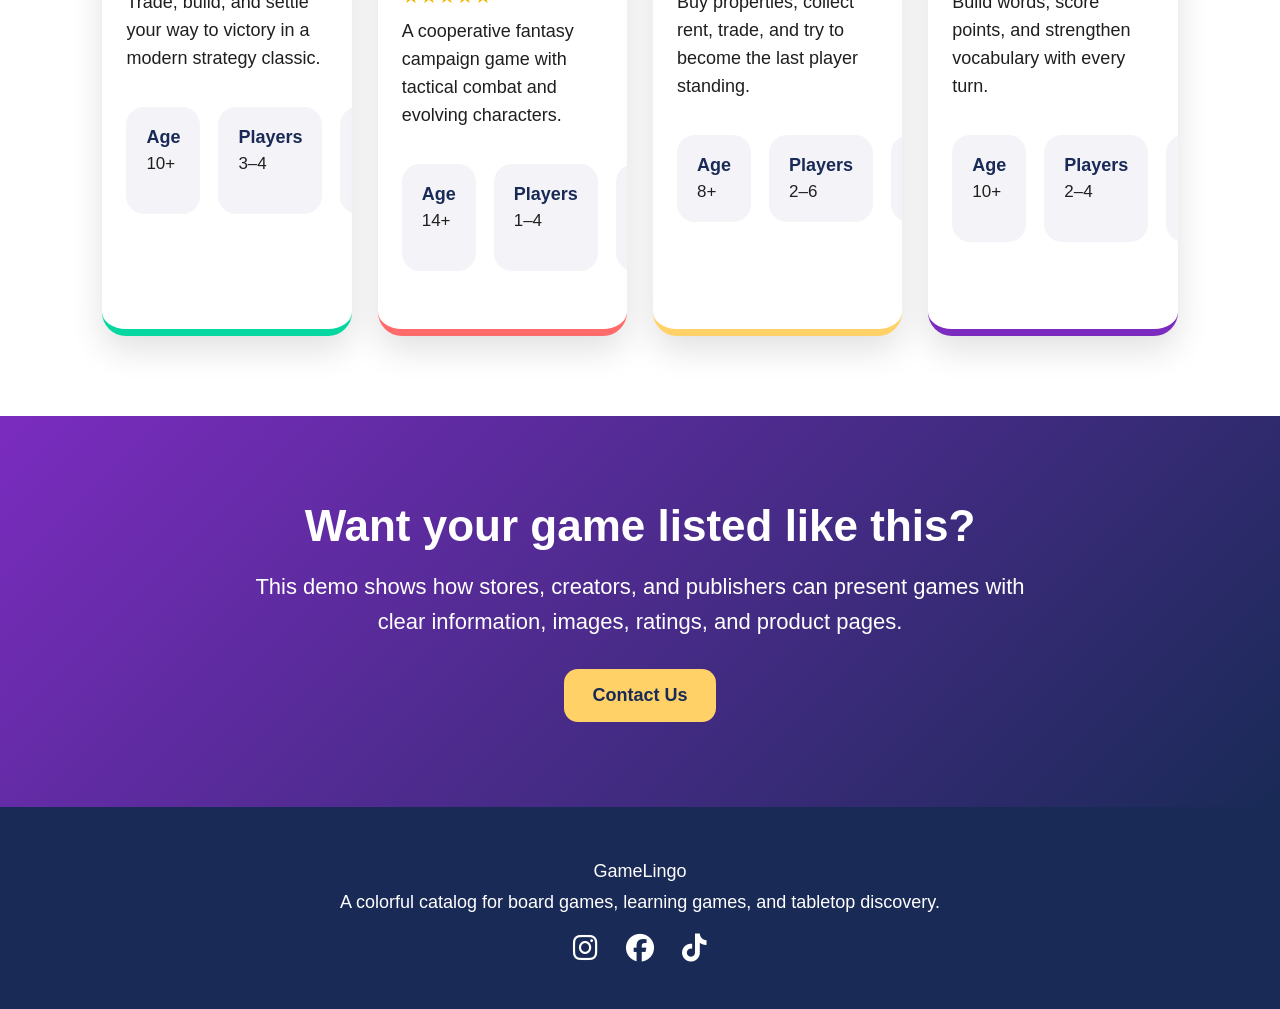
<file: games.html>
<!DOCTYPE html>
<html lang="en">
<head>

  <meta charset="UTF-8">
  <meta name="viewport" content="width=device-width, initial-scale=1.0">

  <title>Games | GameLingo</title>

  <link rel="stylesheet" href="style.css">

  <link rel="stylesheet"
  href="https://cdnjs.cloudflare.com/ajax/libs/font-awesome/6.5.1/css/all.min.css">

  <link rel="icon"
  href='data:image/svg+xml,<svg xmlns="http://www.w3.org/2000/svg" viewBox="0 0 100 100"><text y=".9em" font-size="90">🎲</text></svg>'>

</head>

<body>

<header>

  <nav>

    <div class="brand-area">

  <a href="index.html" class="logo">
    Game<span class="chip-letter">L</span>ingo
  </a>

  <div class="top-socials">
    <a href="#"><i class="fa-brands fa-instagram"></i></a>
    <a href="#"><i class="fa-brands fa-facebook"></i></a>
    <a href="#"><i class="fa-brands fa-tiktok"></i></a>
  </div>

</div>

    <div class="nav-actions">

      <button class="lang-toggle" id="languageButton" onclick="toggleLanguage()">ES</button>

      <button class="menu-toggle" onclick="toggleMenu()">
        <i class="fa-solid fa-bars"></i>
      </button>

    </div>

    <div class="nav-menu" id="navMenu">

      <a href="games.html"
         data-en="Games"
         data-es="Juegos">Games</a>

      <a href="reviews.html"
         data-en="Reviews"
         data-es="Reseñas">Reviews</a>

      <a href="about.html"
         data-en="About"
         data-es="Nosotros">About</a>

      <a href="contact.html"
         data-en="Contact"
         data-es="Contacto">Contact</a>

    </div>

  </nav>

</header>

<section class="hero hero-games">

  <div class="hero-content">

    <h1 data-en="Browse the Game Catalog"
        data-es="Explora el Catálogo de Juegos">
      Browse the Game Catalog
    </h1>

    <p data-en="Compare games by age, players, duration, category, rating, and play style before choosing what to explore next."
       data-es="Compara juegos por edad, jugadores, duración, categoría, calificación y estilo antes de decidir cuál explorar.">
      Compare games by age, players, duration, category, rating, and play style before choosing what to explore next.
    </p>

  </div>

</section>

<section class="section white">

  <h2 data-en="All Games"
      data-es="Todos los Juegos">
    All Games
  </h2>

  <p class="section-intro"
     data-en="Each card gives a quick snapshot of the game, while the full product page shows images, details, reviews, and buying/contact options."
     data-es="Cada tarjeta muestra un resumen rápido del juego, mientras que la página completa incluye imágenes, detalles, reseñas y opciones de compra o contacto.">
    Each card gives a quick snapshot of the game, while the full product page shows images, details, reviews, and buying/contact options.
  </p>

  <div class="btn-row" style="justify-content: center; margin-bottom: 35px;">

    <a class="btn btn-secondary" href="#"
       data-en="All"
       data-es="Todos">All</a>

    <a class="btn btn-secondary" href="#"
       data-en="Family"
       data-es="Familiares">Family</a>

    <a class="btn btn-secondary" href="#"
       data-en="Strategy"
       data-es="Estrategia">Strategy</a>

    <a class="btn btn-secondary" href="#"
       data-en="Learning"
       data-es="Educativos">Learning</a>

  </div>

  <div class="grid">

    <a href="game-catan.html" class="card game-card">

      <img src="images/CatanBoxFront.png" alt="Catan board game">

      <div class="game-card-content">

        <span class="badge"
              data-en="Strategy"
              data-es="Estrategia">Strategy</span>

        <h3>Catan</h3>

        <div class="stars">★★★★★</div>

        <p data-en="Trade, build, and settle your way to victory in a modern strategy classic."
           data-es="Intercambia, construye y coloniza tu camino hacia la victoria en un clásico moderno de estrategia.">
          Trade, build, and settle your way to victory in a modern strategy classic.
        </p>

        <div class="facts">
          <div class="fact">
            <strong data-en="Age" data-es="Edad">Age</strong>
            <span>10+</span>
          </div>
          <div class="fact">
            <strong data-en="Players" data-es="Jugadores">Players</strong>
            <span>3–4</span>
          </div>
          <div class="fact">
            <strong data-en="Time" data-es="Tiempo">Time</strong>
            <span>60–90</span>
          </div>
          <div class="fact">
            <strong data-en="Type" data-es="Tipo">Type</strong>
            <span data-en="Strategy" data-es="Estrategia">Strategy</span>
          </div>
        </div>

      </div>

    </a>

    <a href="game-gloomhaven.html" class="card game-card">

      <img src="images/GloomhavenBoxFront.jpeg" alt="Gloomhaven Jaws of the Lion board game">

      <div class="game-card-content">

        <span class="badge"
              data-en="Adventure"
              data-es="Aventura">Adventure</span>

        <h3>Gloomhaven: Jaws of the Lion</h3>

        <div class="stars">★★★★★</div>

        <p data-en="A cooperative fantasy campaign game with tactical combat and evolving characters."
           data-es="Un juego cooperativo de campaña fantástica con combate táctico y personajes en evolución.">
          A cooperative fantasy campaign game with tactical combat and evolving characters.
        </p>

        <div class="facts">
          <div class="fact">
            <strong data-en="Age" data-es="Edad">Age</strong>
            <span>14+</span>
          </div>
          <div class="fact">
            <strong data-en="Players" data-es="Jugadores">Players</strong>
            <span>1–4</span>
          </div>
          <div class="fact">
            <strong data-en="Time" data-es="Tiempo">Time</strong>
            <span>30–120</span>
          </div>
          <div class="fact">
            <strong data-en="Type" data-es="Tipo">Type</strong>
            <span data-en="Campaign" data-es="Campaña">Campaign</span>
          </div>
        </div>

      </div>

    </a>

    <a href="game-monopoly.html" class="card game-card">

      <img src="images/MonopolyBoxFront.jpg" alt="Monopoly board game">

      <div class="game-card-content">

        <span class="badge"
              data-en="Classic"
              data-es="Clásico">Classic</span>

        <h3>Monopoly</h3>

        <div class="stars">★★★★☆</div>

        <p data-en="Buy properties, collect rent, trade, and try to become the last player standing."
           data-es="Compra propiedades, cobra renta, negocia e intenta ser el último jugador en pie.">
          Buy properties, collect rent, trade, and try to become the last player standing.
        </p>

        <div class="facts">
          <div class="fact">
            <strong data-en="Age" data-es="Edad">Age</strong>
            <span>8+</span>
          </div>
          <div class="fact">
            <strong data-en="Players" data-es="Jugadores">Players</strong>
            <span>2–6</span>
          </div>
          <div class="fact">
            <strong data-en="Time" data-es="Tiempo">Time</strong>
            <span>60+</span>
          </div>
          <div class="fact">
            <strong data-en="Type" data-es="Tipo">Type</strong>
            <span data-en="Family" data-es="Familiar">Family</span>
          </div>
        </div>

      </div>

    </a>

    <a href="game-scrabble.html" class="card game-card">

      <img src="images/ScrabbleBoxFront.jpg" alt="Scrabble board game">

      <div class="game-card-content">

        <span class="badge"
              data-en="Word Game"
              data-es="Palabras">Word Game</span>

        <h3>Scrabble</h3>

        <div class="stars">★★★★★</div>

        <p data-en="Build words, score points, and strengthen vocabulary with every turn."
           data-es="Forma palabras, suma puntos y fortalece el vocabulario en cada turno.">
          Build words, score points, and strengthen vocabulary with every turn.
        </p>

        <div class="facts">
          <div class="fact">
            <strong data-en="Age" data-es="Edad">Age</strong>
            <span>10+</span>
          </div>
          <div class="fact">
            <strong data-en="Players" data-es="Jugadores">Players</strong>
            <span>2–4</span>
          </div>
          <div class="fact">
            <strong data-en="Time" data-es="Tiempo">Time</strong>
            <span>45–60</span>
          </div>
          <div class="fact">
            <strong data-en="Type" data-es="Tipo">Type</strong>
            <span data-en="Learning" data-es="Educativo">Learning</span>
          </div>
        </div>

      </div>

    </a>

  </div>

</section>

<section class="cta-section">

  <h2 data-en="Want your game listed like this?"
      data-es="¿Quieres que tu juego aparezca así?">
    Want your game listed like this?
  </h2>

  <p data-en="This demo shows how stores, creators, and publishers can present games with clear information, images, ratings, and product pages."
     data-es="Esta demostración muestra cómo tiendas, creadores y editoriales pueden presentar juegos con información clara, imágenes, calificaciones y páginas de producto.">
    This demo shows how stores, creators, and publishers can present games with clear information, images, ratings, and product pages.
  </p>

  <a class="btn btn-secondary"
     href="contact.html"
     data-en="Contact Us"
     data-es="Contáctanos">Contact Us</a>

</section>

<footer>

  <p>GameLingo</p>

  <p data-en="A colorful catalog for board games, learning games, and tabletop discovery."
     data-es="Un catálogo colorido para juegos de mesa, juegos educativos y descubrimiento tabletop.">
    A colorful catalog for board games, learning games, and tabletop discovery.
  </p>

  <div class="footer-socials">

    <a href="#"><i class="fa-brands fa-instagram"></i></a>
    <a href="#"><i class="fa-brands fa-facebook"></i></a>
    <a href="#"><i class="fa-brands fa-tiktok"></i></a>

  </div>

</footer>

<a class="floating-whatsapp" href="#">
  <i class="fa-brands fa-whatsapp"></i>
</a>

<script src="script.js"></script>

</body>
</html>
</file>
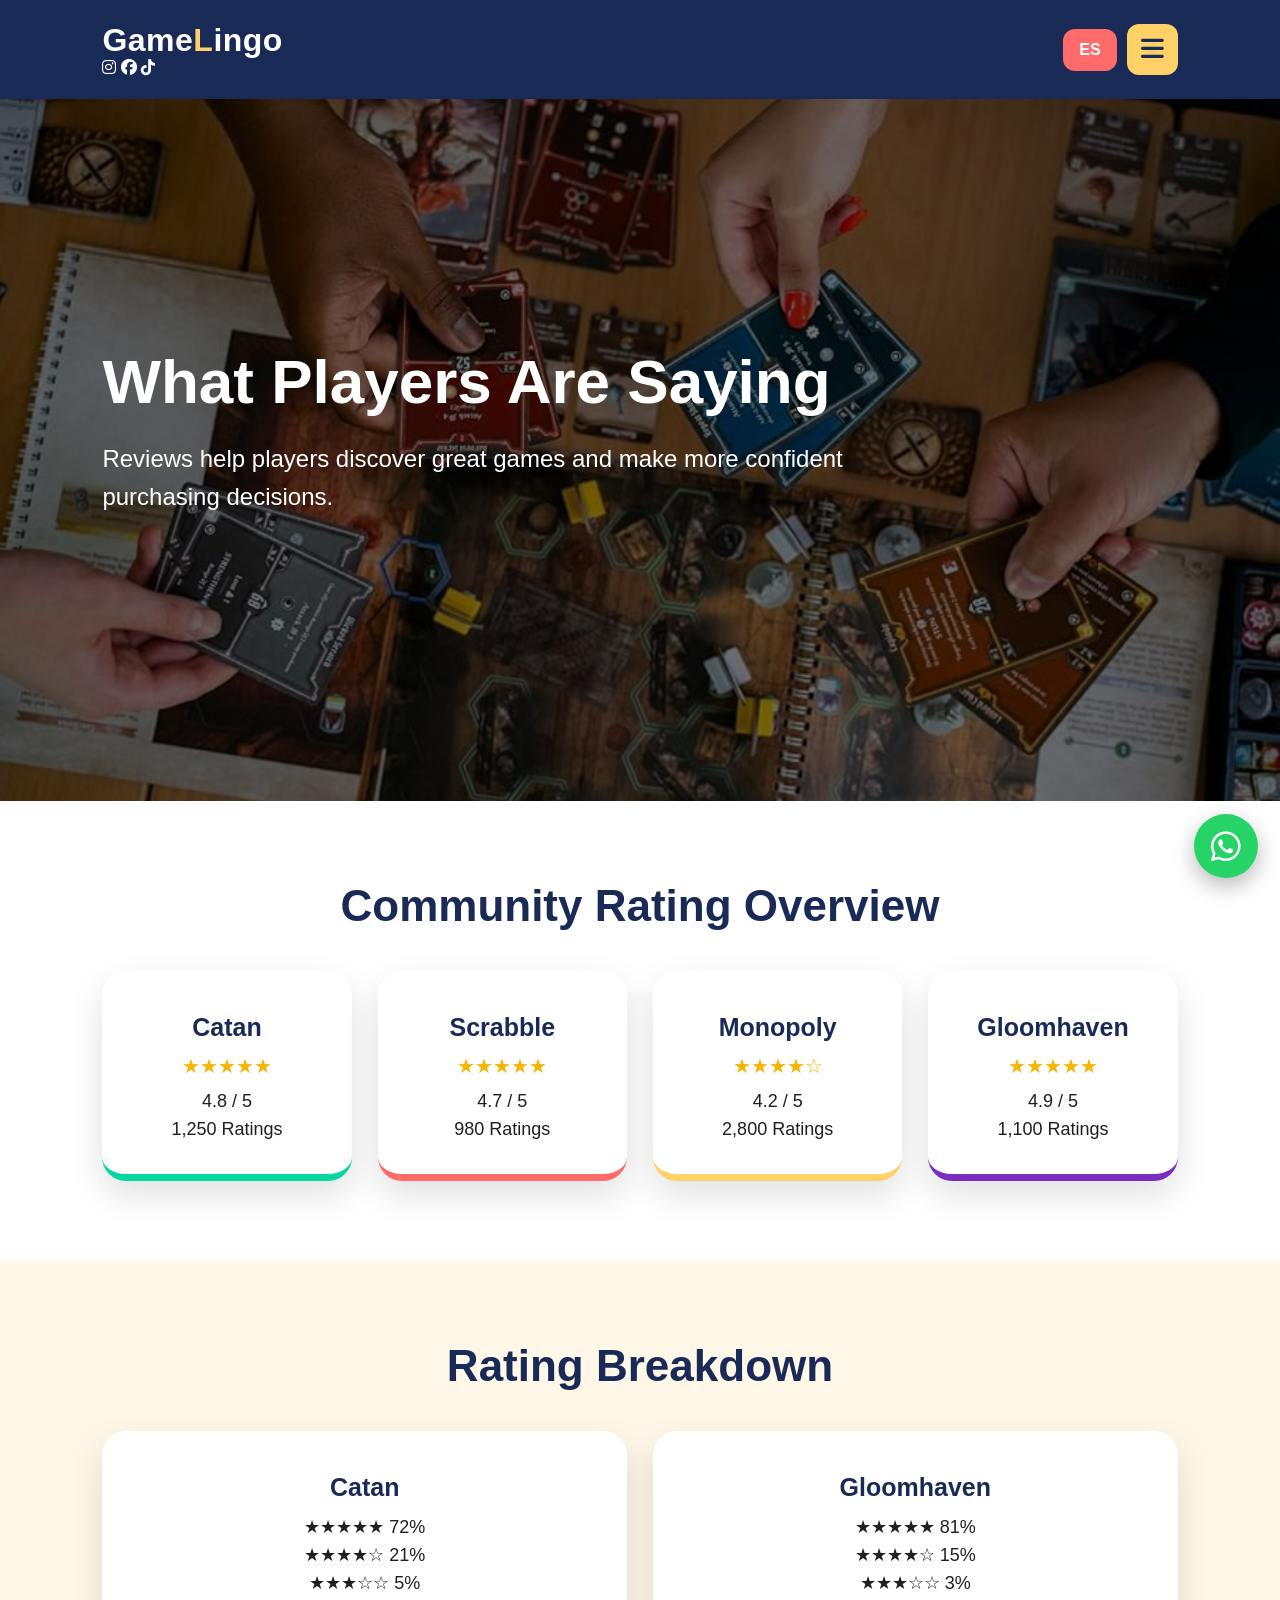
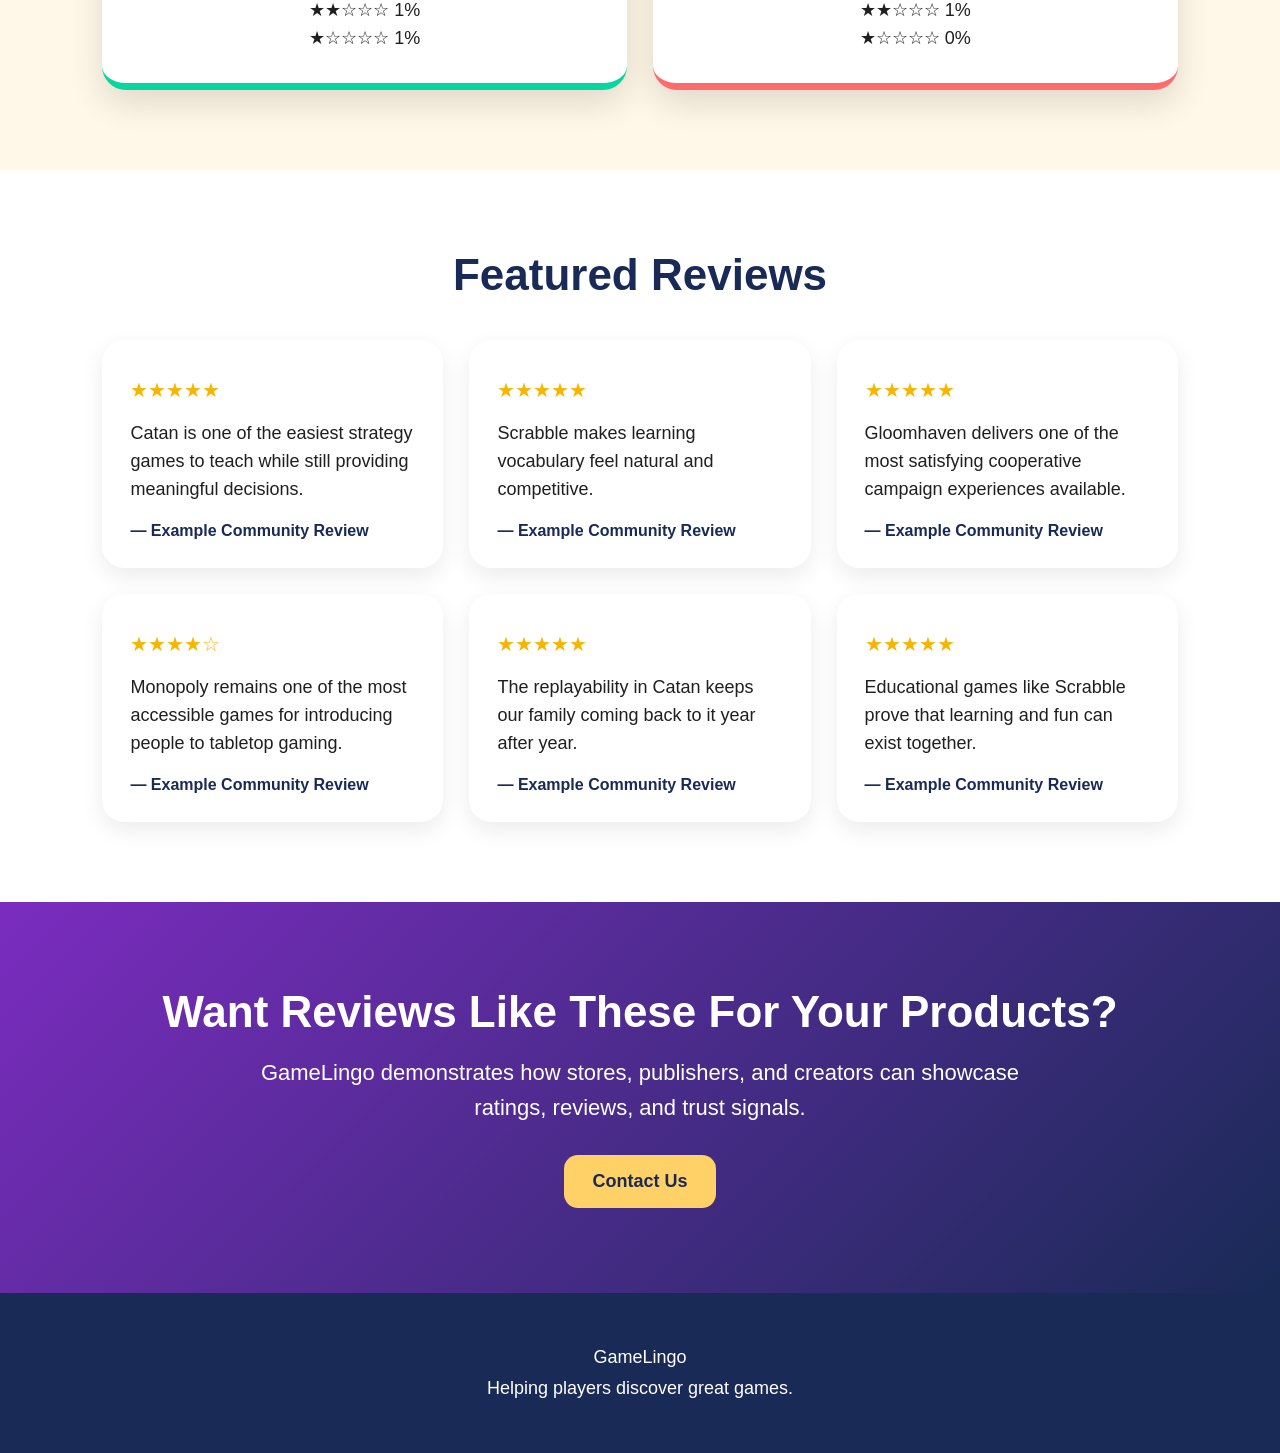
<file: reviews.html>
<!DOCTYPE html>
<html lang="en">
<head>

<meta charset="UTF-8">
<meta name="viewport" content="width=device-width, initial-scale=1.0">

<title>Reviews | GameLingo</title>

<link rel="stylesheet" href="style.css">

<link rel="stylesheet"
href="https://cdnjs.cloudflare.com/ajax/libs/font-awesome/6.5.1/css/all.min.css">

<link rel="icon"
href='data:image/svg+xml,<svg xmlns="http://www.w3.org/2000/svg" viewBox="0 0 100 100"><text y=".9em" font-size="90">🎲</text></svg>'>

</head>

<body>

<header>

<nav>

<div class="brand-area">

  <a href="index.html" class="logo">
    Game<span class="chip-letter">L</span>ingo
  </a>

  <div class="top-socials">
    <a href="#"><i class="fa-brands fa-instagram"></i></a>
    <a href="#"><i class="fa-brands fa-facebook"></i></a>
    <a href="#"><i class="fa-brands fa-tiktok"></i></a>
  </div>

</div>

<div class="nav-actions">

<button class="lang-toggle"
id="languageButton"
onclick="toggleLanguage()">
ES
</button>

<button class="menu-toggle"
onclick="toggleMenu()">
<i class="fa-solid fa-bars"></i>
</button>

</div>

<div class="nav-menu" id="navMenu">

<a href="games.html"
data-en="Games"
data-es="Juegos">Games</a>

<a href="reviews.html"
data-en="Reviews"
data-es="Reseñas">Reviews</a>

<a href="about.html"
data-en="About"
data-es="Nosotros">About</a>

<a href="contact.html"
data-en="Contact"
data-es="Contacto">Contact</a>

</div>

</nav>

</header>

<section class="hero hero-reviews">

<div class="hero-content">

<h1
data-en="What Players Are Saying"
data-es="Lo Que Dicen los Jugadores">

What Players Are Saying

</h1>

<p
data-en="Reviews help players discover great games and make more confident purchasing decisions."
data-es="Las reseñas ayudan a los jugadores a descubrir grandes juegos y tomar mejores decisiones de compra.">

Reviews help players discover great games and make more confident purchasing decisions.

</p>

</div>

</section>

<section class="section white">

<h2
data-en="Community Rating Overview"
data-es="Resumen de Calificaciones">

Community Rating Overview

</h2>

<div class="grid">

<div class="card">
<h3>Catan</h3>
<div class="stars">★★★★★</div>
<p>4.8 / 5</p>
<p>1,250 Ratings</p>
</div>

<div class="card">
<h3>Scrabble</h3>
<div class="stars">★★★★★</div>
<p>4.7 / 5</p>
<p>980 Ratings</p>
</div>

<div class="card">
<h3>Monopoly</h3>
<div class="stars">★★★★☆</div>
<p>4.2 / 5</p>
<p>2,800 Ratings</p>
</div>

<div class="card">
<h3>Gloomhaven</h3>
<div class="stars">★★★★★</div>
<p>4.9 / 5</p>
<p>1,100 Ratings</p>
</div>

</div>

</section>

<section class="section">

<h2
data-en="Rating Breakdown"
data-es="Distribución de Calificaciones">

Rating Breakdown

</h2>

<div class="grid grid-2">

<div class="card">

<h3>Catan</h3>

<p>★★★★★ 72%</p>
<p>★★★★☆ 21%</p>
<p>★★★☆☆ 5%</p>
<p>★★☆☆☆ 1%</p>
<p>★☆☆☆☆ 1%</p>

</div>

<div class="card">

<h3>Gloomhaven</h3>

<p>★★★★★ 81%</p>
<p>★★★★☆ 15%</p>
<p>★★★☆☆ 3%</p>
<p>★★☆☆☆ 1%</p>
<p>★☆☆☆☆ 0%</p>

</div>

</div>

</section>

<section class="section white">

<h2
data-en="Featured Reviews"
data-es="Reseñas Destacadas">

Featured Reviews

</h2>

<div class="grid grid-3">

<div class="review">

<div class="stars">★★★★★</div>

<p
data-en="Catan is one of the easiest strategy games to teach while still providing meaningful decisions."
data-es="Catan es uno de los juegos de estrategia más fáciles de enseñar mientras sigue ofreciendo decisiones interesantes.">

Catan is one of the easiest strategy games to teach while still providing meaningful decisions.

</p>

<strong>— Example Community Review</strong>

</div>

<div class="review">

<div class="stars">★★★★★</div>

<p
data-en="Scrabble makes learning vocabulary feel natural and competitive."
data-es="Scrabble hace que aprender vocabulario se sienta natural y competitivo.">

Scrabble makes learning vocabulary feel natural and competitive.

</p>

<strong>— Example Community Review</strong>

</div>

<div class="review">

<div class="stars">★★★★★</div>

<p
data-en="Gloomhaven delivers one of the most satisfying cooperative campaign experiences available."
data-es="Gloomhaven ofrece una de las experiencias cooperativas de campaña más satisfactorias disponibles.">

Gloomhaven delivers one of the most satisfying cooperative campaign experiences available.

</p>

<strong>— Example Community Review</strong>

</div>

<div class="review">

<div class="stars">★★★★☆</div>

<p
data-en="Monopoly remains one of the most accessible games for introducing people to tabletop gaming."
data-es="Monopoly sigue siendo uno de los juegos más accesibles para introducir personas a los juegos de mesa.">

Monopoly remains one of the most accessible games for introducing people to tabletop gaming.

</p>

<strong>— Example Community Review</strong>

</div>

<div class="review">

<div class="stars">★★★★★</div>

<p
data-en="The replayability in Catan keeps our family coming back to it year after year."
data-es="La rejugabilidad de Catan hace que nuestra familia vuelva a jugarlo año tras año.">

The replayability in Catan keeps our family coming back to it year after year.

</p>

<strong>— Example Community Review</strong>

</div>

<div class="review">

<div class="stars">★★★★★</div>

<p
data-en="Educational games like Scrabble prove that learning and fun can exist together."
data-es="Los juegos educativos como Scrabble demuestran que aprender y divertirse pueden ir de la mano.">

Educational games like Scrabble prove that learning and fun can exist together.

</p>

<strong>— Example Community Review</strong>

</div>

</div>

</section>

<section class="cta-section">

<h2
data-en="Want Reviews Like These For Your Products?"
data-es="¿Quieres Reseñas Como Estas Para Tus Productos?">

Want Reviews Like These For Your Products?

</h2>

<p
data-en="GameLingo demonstrates how stores, publishers, and creators can showcase ratings, reviews, and trust signals."
data-es="GameLingo demuestra cómo tiendas, editoriales y creadores pueden mostrar calificaciones, reseñas y señales de confianza.">

GameLingo demonstrates how stores, publishers, and creators can showcase ratings, reviews, and trust signals.

</p>

<a class="btn btn-secondary"
href="contact.html"
data-en="Contact Us"
data-es="Contáctanos">

Contact Us

</a>

</section>

<footer>

<p>GameLingo</p>

<p
data-en="Helping players discover great games."
data-es="Ayudando a los jugadores a descubrir grandes juegos.">

Helping players discover great games.

</p>

</footer>

<a class="floating-whatsapp" href="#">
<i class="fa-brands fa-whatsapp"></i>
</a>

<script src="script.js"></script>

</body>
</html>
</file>
<file: style.css>
* {
  box-sizing: border-box;
}

:root {
  --navy: #192a56;
  --purple: #7b2cbf;
  --coral: #ff6b6b;
  --yellow: #ffd166;
  --teal: #06d6a0;
  --blue: #118ab2;
  --cream: #fff8e8;
  --white: #ffffff;
  --dark: #1f1f1f;
  --soft-gray: #f4f4f8;
}

body {
  margin: 0;
  font-family: "Century Gothic", CenturyGothic, AppleGothic, Arial, sans-serif;
  background: var(--cream);
  color: var(--dark);
}
a {

  text-decoration: none;

  color: inherit;

}

header {
  background: var(--navy);
  color: var(--white);
  position: relative;
  z-index: 1000;
}

nav {
  padding: 22px 8%;
  display: flex;
  justify-content: space-between;
  align-items: center;
}

.logo {
  color: var(--white);
  text-decoration: none;
  font-size: 32px;
  font-weight: 800;
  letter-spacing: 0.5px;
}

.logo span {
  color: var(--yellow);
}

.menu-toggle,
.lang-toggle {
  border: none;
  cursor: pointer;
  font-weight: 800;
  border-radius: 12px;
}

.menu-toggle {
  background: var(--yellow);
  color: var(--navy);
  font-size: 26px;
  padding: 10px 14px;
}

.lang-toggle {
  background: var(--coral);
  color: var(--white);
  font-size: 16px;
  padding: 12px 16px;
  margin-left: 12px;
}

.nav-actions {
  display: flex;
  align-items: center;
  gap: 10px;
}

.nav-menu {
  display: none;
  position: absolute;
  top: 82px;
  right: 8%;
  background: var(--navy);
  border: 3px solid var(--yellow);
  border-radius: 20px;
  padding: 22px 34px;
  min-width: 260px;
  box-shadow: 0 14px 34px rgba(0,0,0,0.35);
  text-align: center;
}

.nav-menu a {
  display: block;
  color: var(--white);
  text-decoration: none;
  font-size: 20px;
  font-weight: 800;
  margin: 16px 0;
}

.nav-menu a:hover {
  color: var(--yellow);
}

.show-menu {
  display: block;
}

.hero {

  min-height: 78vh;

  background:
    linear-gradient(
      rgba(0,0,0,0.55),
      rgba(0,0,0,0.55)
    ),
    url("images/GloomhavenPlaying.jpg");

  background-size: cover;
  background-position: center;
  background-repeat: no-repeat;

  color: white;

  display: flex;
  align-items: center;

  padding: 90px 8%;

}

.hero-home {

  background:
    linear-gradient(
      rgba(0,0,0,0.55),
      rgba(0,0,0,0.55)
    ),
    url("images/GloomhavenPlaying.jpg");

  background-size: cover;
  background-position: center;
  background-repeat: no-repeat;

}


.hero-content {
  max-width: 920px;
}

.hero h1 {
  font-size: 62px;
  line-height: 1.08;
  margin: 0 0 22px;
}

.hero p {
  font-size: 24px;
  line-height: 1.6;
  max-width: 780px;
  margin-bottom: 34px;
}

.btn-row {
  display: flex;
  gap: 16px;
  flex-wrap: wrap;
}

.btn {
  display: inline-block;
  background: var(--coral);
  color: var(--white);
  padding: 16px 28px;
  border-radius: 14px;
  text-decoration: none;
  font-size: 18px;
  font-weight: 800;
  transition: transform 0.2s ease, background 0.2s ease;
}

.btn:hover {
  background: #e85b5b;
  transform: translateY(-2px);
}

.btn-secondary {
  background: var(--yellow);
  color: var(--navy);
}

.btn-secondary:hover {
  background: #f2c24f;
}

.section {
  padding: 80px 8%;
  text-align: center;
}

.section.white {
  background: var(--white);
}

.section h2 {
  font-size: 44px;
  margin: 0 0 22px;
  color: var(--navy);
}

.section-intro {
  max-width: 850px;
  margin: 0 auto 42px;
  font-size: 22px;
  line-height: 1.6;
}

.grid {
  display: grid;
  grid-template-columns: repeat(4, 1fr);
  gap: 26px;
  margin-top: 40px;
}

.grid-2 {
  grid-template-columns: repeat(2, 1fr);
}

.grid-3 {
  grid-template-columns: repeat(3, 1fr);
}

.card {
  background: var(--white);
  border-radius: 24px;
  padding: 30px 24px;
  box-shadow: 0 14px 34px rgba(0,0,0,0.12);
  border-bottom: 7px solid var(--teal);
  text-align: center;
}

.card:nth-child(2n) {
  border-bottom-color: var(--coral);
}

.card:nth-child(3n) {
  border-bottom-color: var(--yellow);
}

.card:nth-child(4n) {
  border-bottom-color: var(--purple);
}

.card i {
  font-size: 42px;
  color: var(--purple);
  margin-bottom: 16px;
}

.card h3 {
  font-size: 25px;
  margin: 12px 0;
  color: var(--navy);
}

.card p {
  font-size: 18px;
  line-height: 1.55;
  margin: 0;
}

.game-card {

  padding: 0;

  overflow: hidden;

  text-align: left;

  text-decoration: none;

  color: inherit;

  transition: 0.3s ease;

}
.game-card:hover {

  transform: translateY(-8px);

}

.game-card:visited {

  color: inherit;

}

.game-card:hover h3 {

  color: var(--navy);

}


.game-card img {

    width: 100%;

    height: 280px;

    object-fit: contain;

    display: block;

    background: white;

    padding: 15px;

    transition: 0.4s ease;

}

.game-card:hover img {

  transform: scale(1.05);

}

.game-card-content {
  padding: 24px;
}

.badge {
  display: inline-block;
  background: var(--yellow);
  color: var(--navy);
  padding: 7px 12px;
  border-radius: 999px;
  font-size: 14px;
  font-weight: 800;
  margin-bottom: 10px;
}

.stars {
  color: #f7b500;
  font-size: 20px;
  margin: 10px 0;
}

.facts {
  display: grid;
  grid-template-columns: repeat(4, 1fr);
  gap: 18px;
  margin: 34px 0;
}

.fact {
  background: var(--soft-gray);
  padding: 20px;
  border-radius: 18px;
}

.fact strong {
  display: block;
  color: var(--navy);
  font-size: 18px;
  margin-bottom: 6px;
}

.fact span {
  font-size: 17px;
}

.gallery {
  display: grid;
  grid-template-columns: 2fr 1fr 1fr;
  gap: 18px;
  margin-top: 38px;
}

.gallery img {
  width: 100%;
  height: 240px;
  object-fit: cover;
  border-radius: 20px;
  background: var(--soft-gray);
}

.gallery img:first-child {
  height: 500px;
  grid-row: span 2;
}

.review {
  background: var(--white);
  padding: 28px;
  border-radius: 22px;
  text-align: left;
  box-shadow: 0 8px 22px rgba(0,0,0,0.08);
}

.review p {
  font-size: 18px;
  line-height: 1.55;
}

.review strong {
  color: var(--navy);
}

.cta-section {
  background: linear-gradient(135deg, var(--purple), var(--navy));
  color: var(--white);
  text-align: center;
  padding: 85px 8%;
}

.cta-section h2 {
  font-size: 44px;
  margin: 0 0 18px;
}

.cta-section p {
  font-size: 22px;
  line-height: 1.6;
  max-width: 800px;
  margin: 0 auto 30px;
}

footer {
  background: var(--navy);
  color: var(--white);
  text-align: center;
  padding: 44px 8%;
}

footer p {
  margin: 10px 0;
  font-size: 18px;
}

footer a {
  color: var(--yellow);
  text-decoration: none;
}

.footer-socials {
  margin-top: 20px;
}

.footer-socials a {
  color: var(--white);
  font-size: 28px;
  margin: 0 12px;
}

.footer-socials a:hover {
  color: var(--yellow);
}

.floating-whatsapp {
  position: fixed;
  bottom: 22px;
  right: 22px;
  width: 64px;
  height: 64px;
  background: #25D366;
  color: var(--white);
  border-radius: 50%;
  display: flex;
  align-items: center;
  justify-content: center;
  text-decoration: none;
  font-size: 34px;
  box-shadow: 0 8px 22px rgba(0,0,0,0.28);
  z-index: 999;
}

@media (max-width: 1000px) {
  .grid,
  .grid-3,
  .grid-2,
  .facts {
    grid-template-columns: repeat(2, 1fr);
  }

  .gallery {
    grid-template-columns: 1fr;
  }

  .gallery img,
  .gallery img:first-child {
    height: 300px;
    grid-row: auto;
  }
}

@media (max-width: 700px) {
  nav {
    padding: 18px 6%;
  }

  .logo {
    font-size: 26px;
  }

  .nav-menu {
    top: 76px;
    left: 6%;
    right: 6%;
    min-width: auto;
  }

  .hero {
    min-height: 72vh;
    padding: 70px 6%;
    text-align: center;
  }

  .hero h1 {
    font-size: 40px;
  }

  .hero p {
    font-size: 20px;
  }

  .btn-row {
    justify-content: center;
  }

  .section {
    padding: 65px 6%;
  }

  .section h2,
  .cta-section h2 {
    font-size: 34px;
  }

  .section-intro,
  .cta-section p {
    font-size: 19px;
  }

  .grid,
  .grid-3,
  .grid-2,
  .facts {
    grid-template-columns: 1fr;
  }
  .hero-home {
  background:
    linear-gradient(rgba(0,0,0,0.55), rgba(0,0,0,0.55)),
    url("images/GloomhavenPlaying.jpg");
  background-size: cover;
  background-position: center;
  background-repeat: no-repeat;
}

.hero-games {
  background:
    linear-gradient(rgba(0,0,0,0.55), rgba(0,0,0,0.55)),
    url("images/GameShelfHero.jpg");
  background-size: cover;
  background-position: center;
  background-repeat: no-repeat;
}

.hero-reviews {
  background:
    linear-gradient(rgba(0,0,0,0.55), rgba(0,0,0,0.55)),
    url("images/ReviewsHero.jpg");
  background-size: cover;
  background-position: center;
  background-repeat: no-repeat;
}

.hero-about {
  background:
    linear-gradient(rgba(0,0,0,0.55), rgba(0,0,0,0.55)),
    url("images/AboutHero.jpg");
  background-size: cover;
  background-position: center;
  background-repeat: no-repeat;
}

.hero-contact {
  background:
    linear-gradient(rgba(0,0,0,0.55), rgba(0,0,0,0.55)),
    url("images/ContactHero.jpg");
  background-size: cover;
  background-position: center;
  background-repeat: no-repeat;

}
</file>
